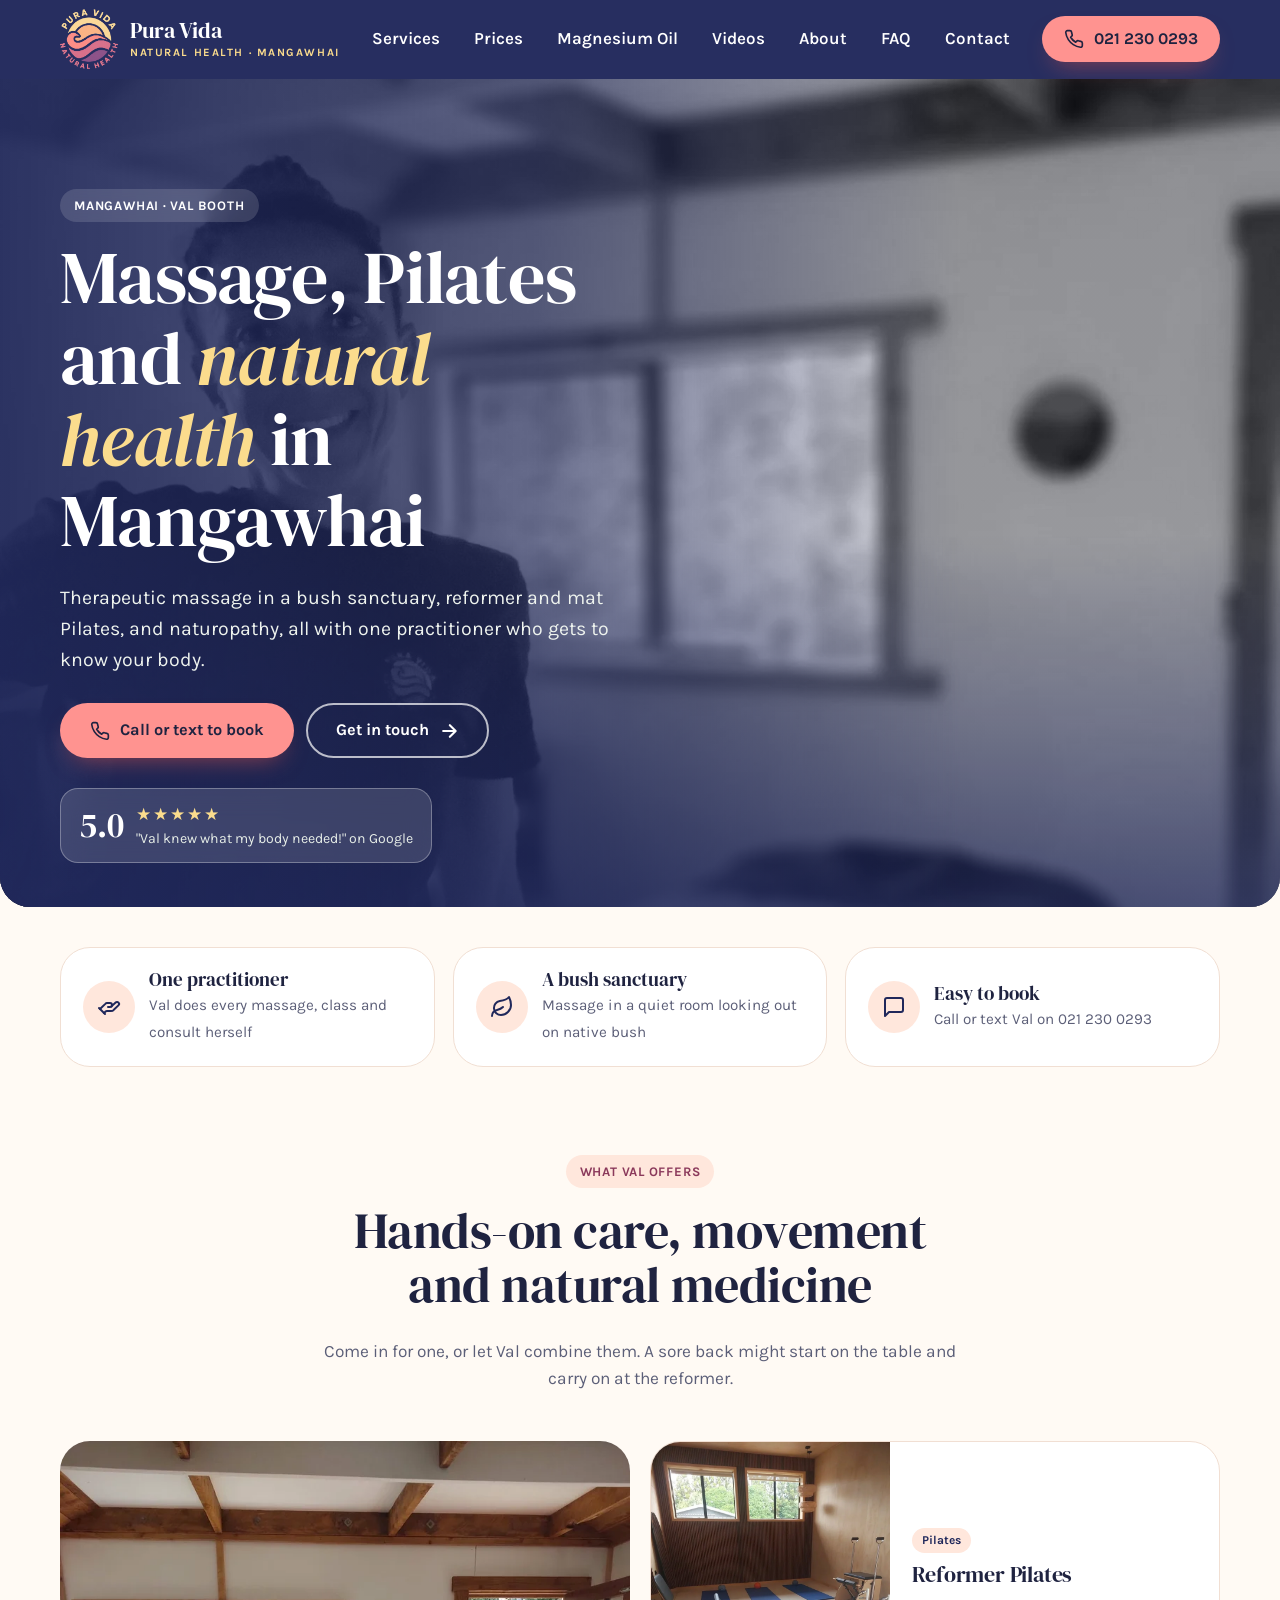
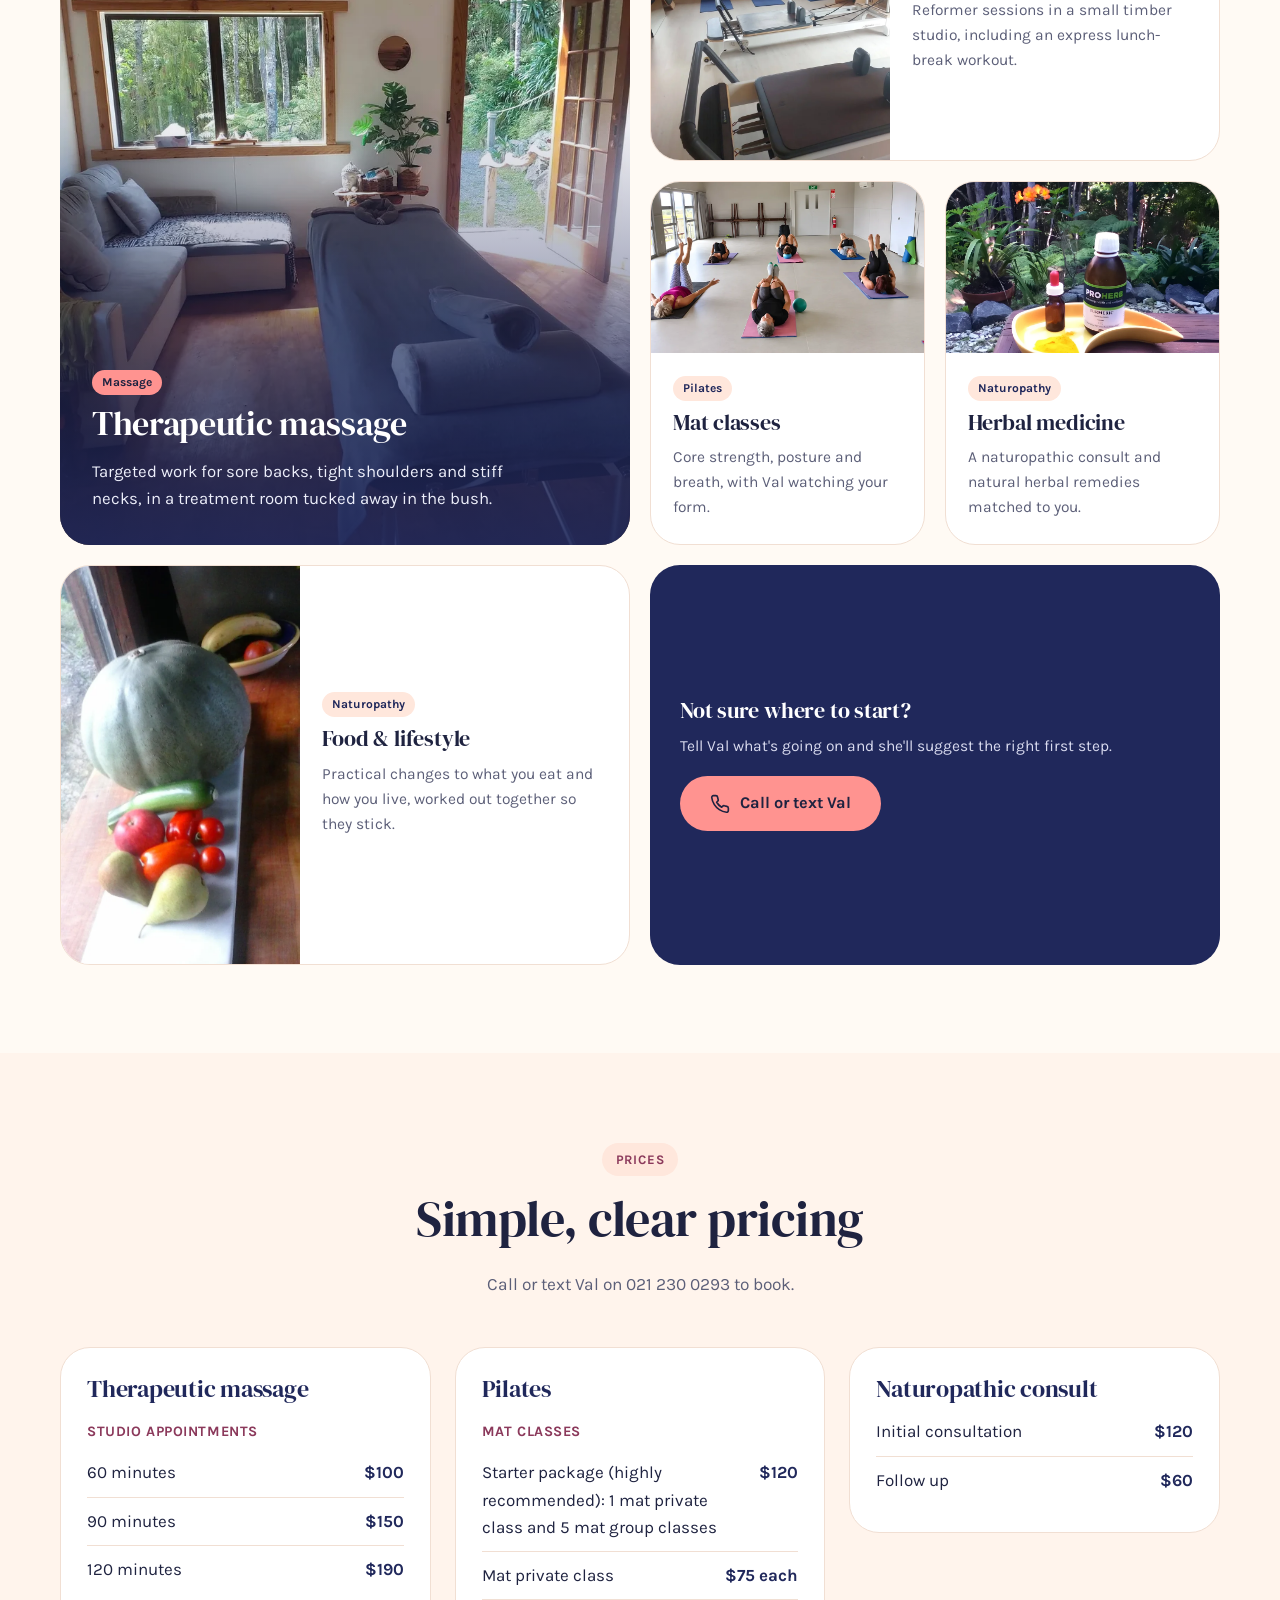
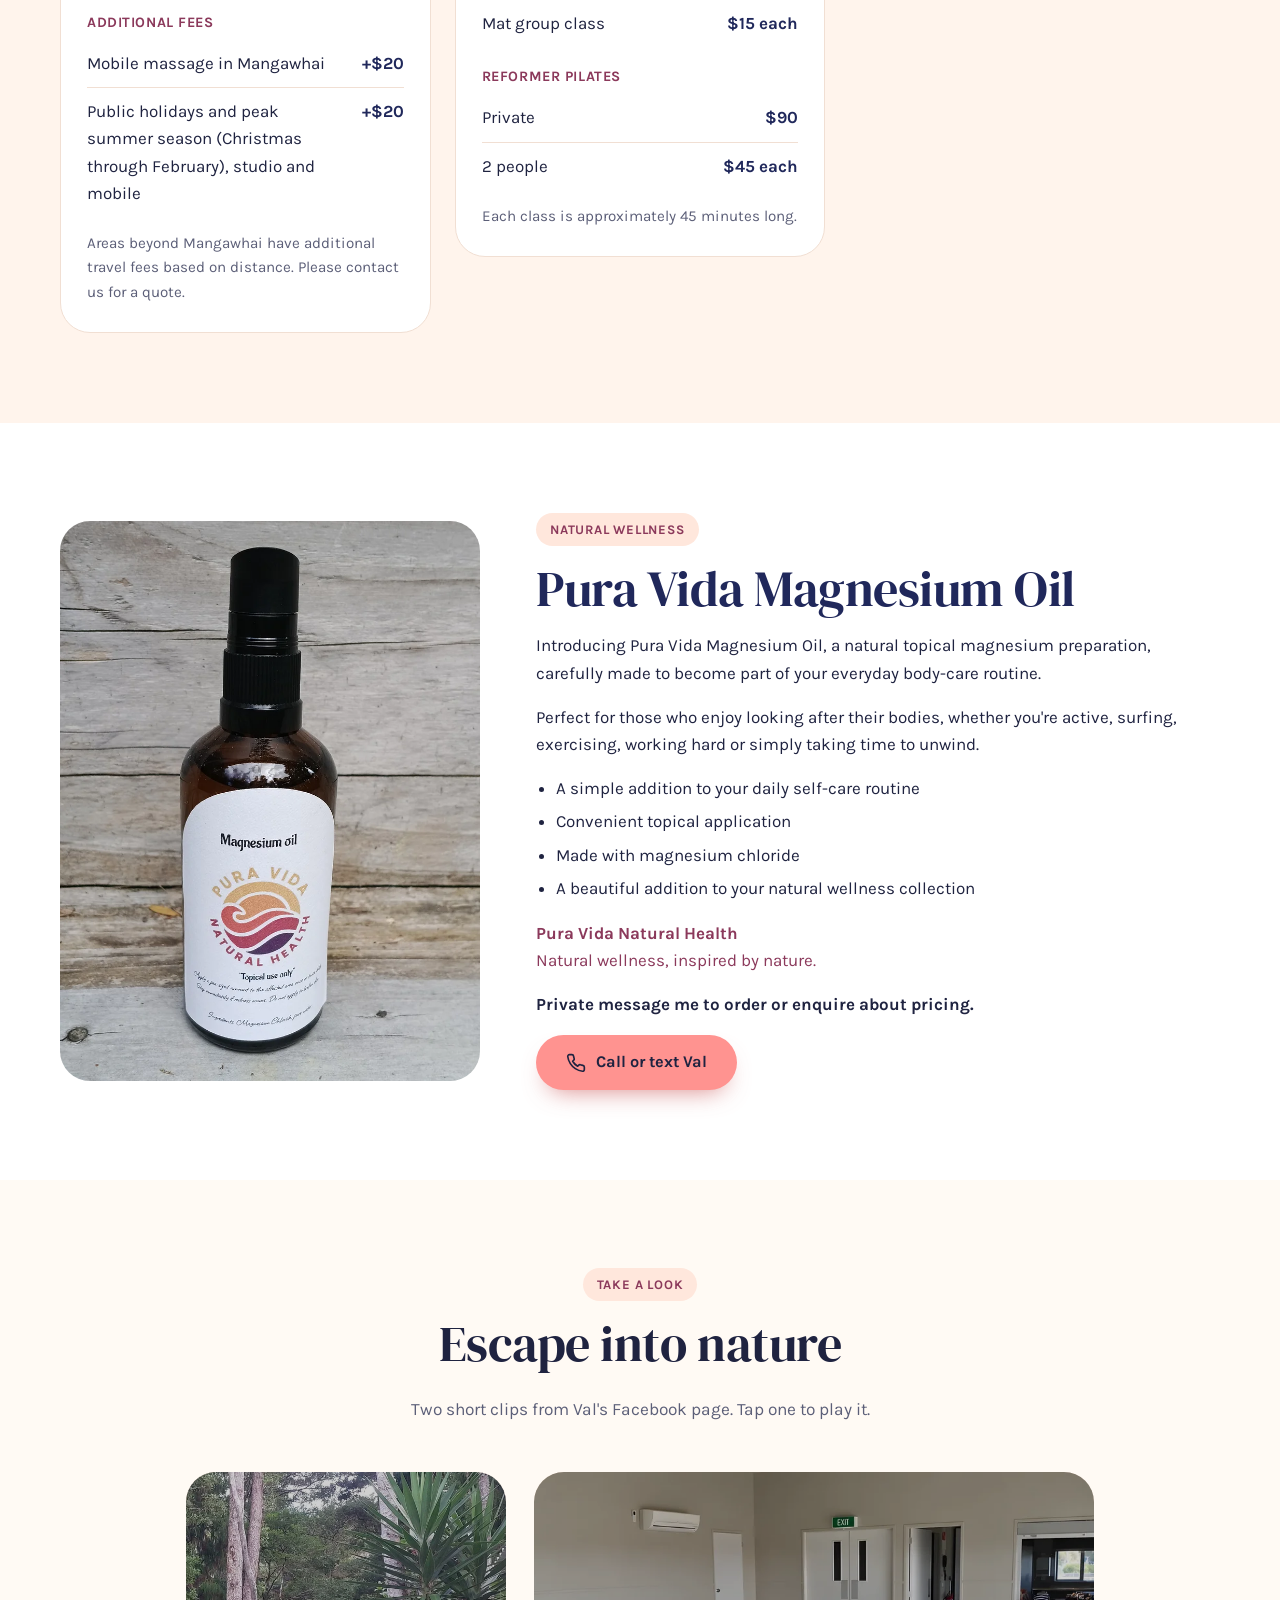
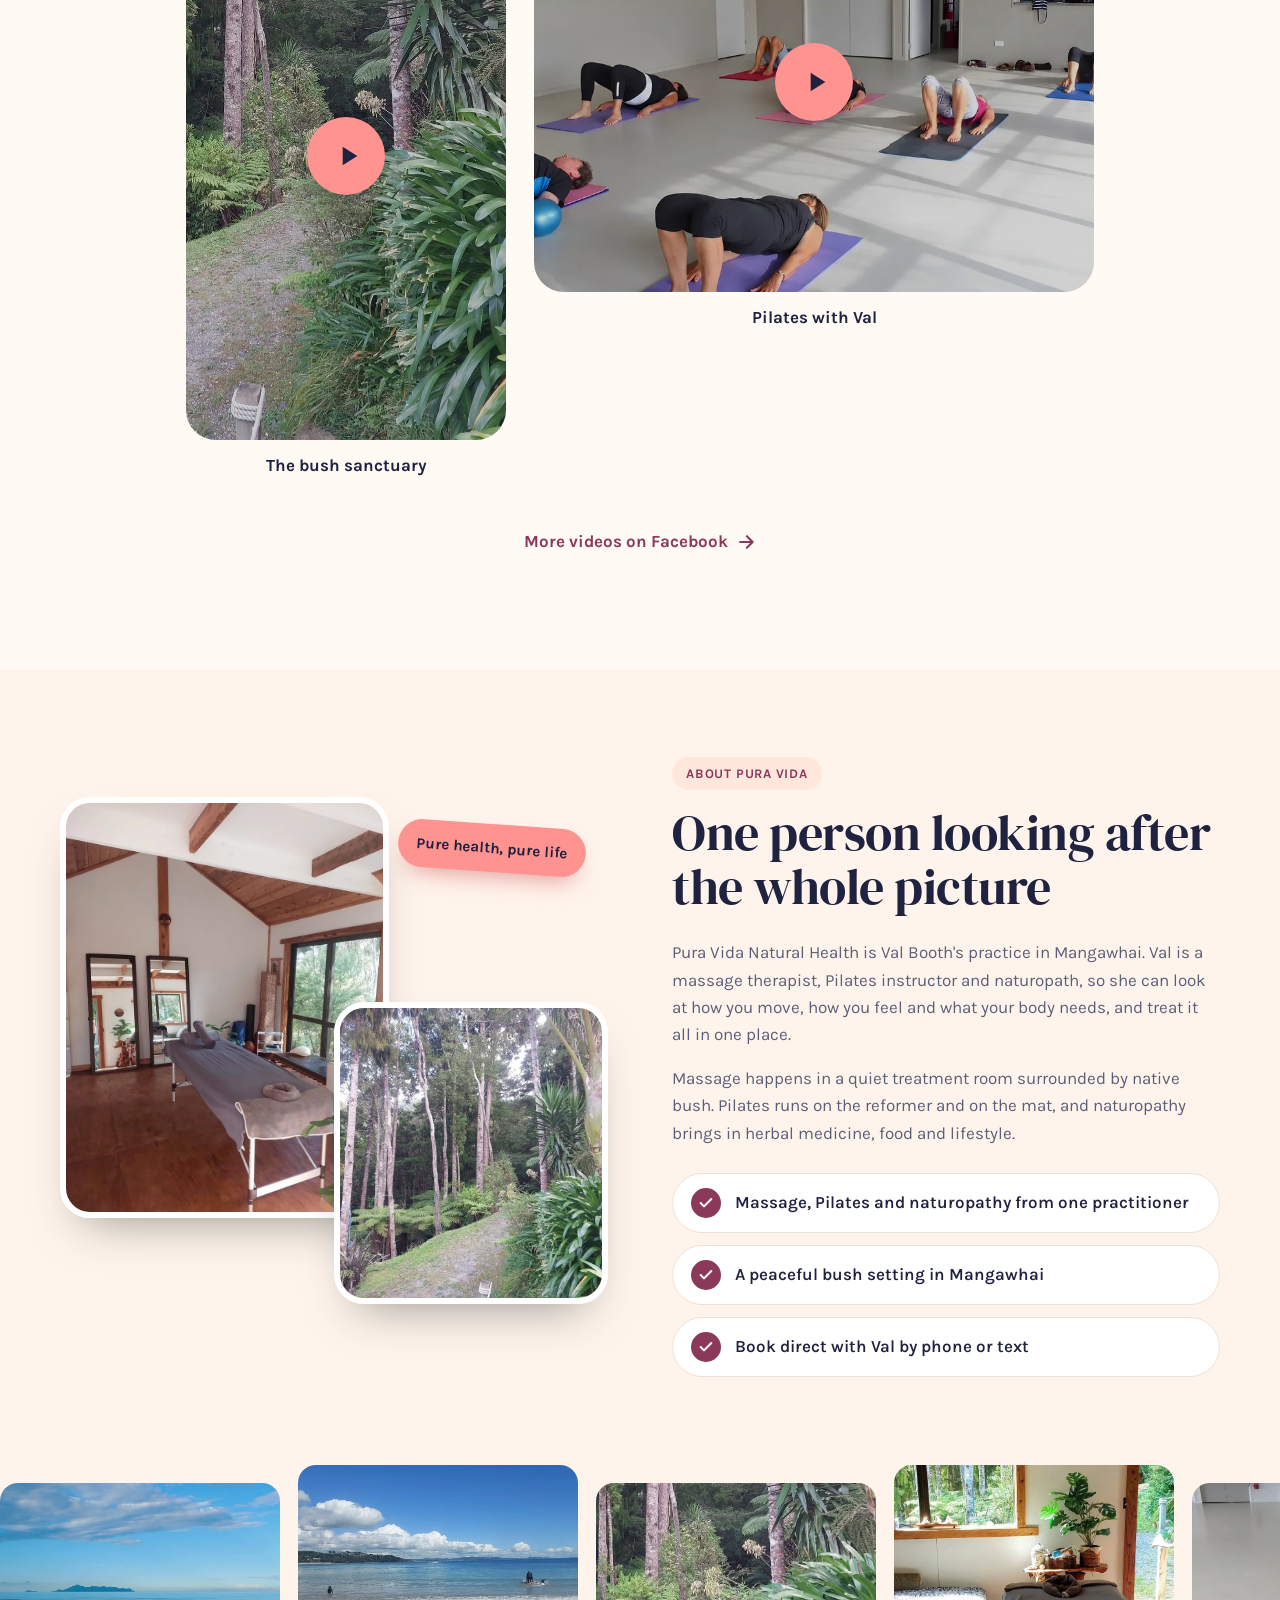
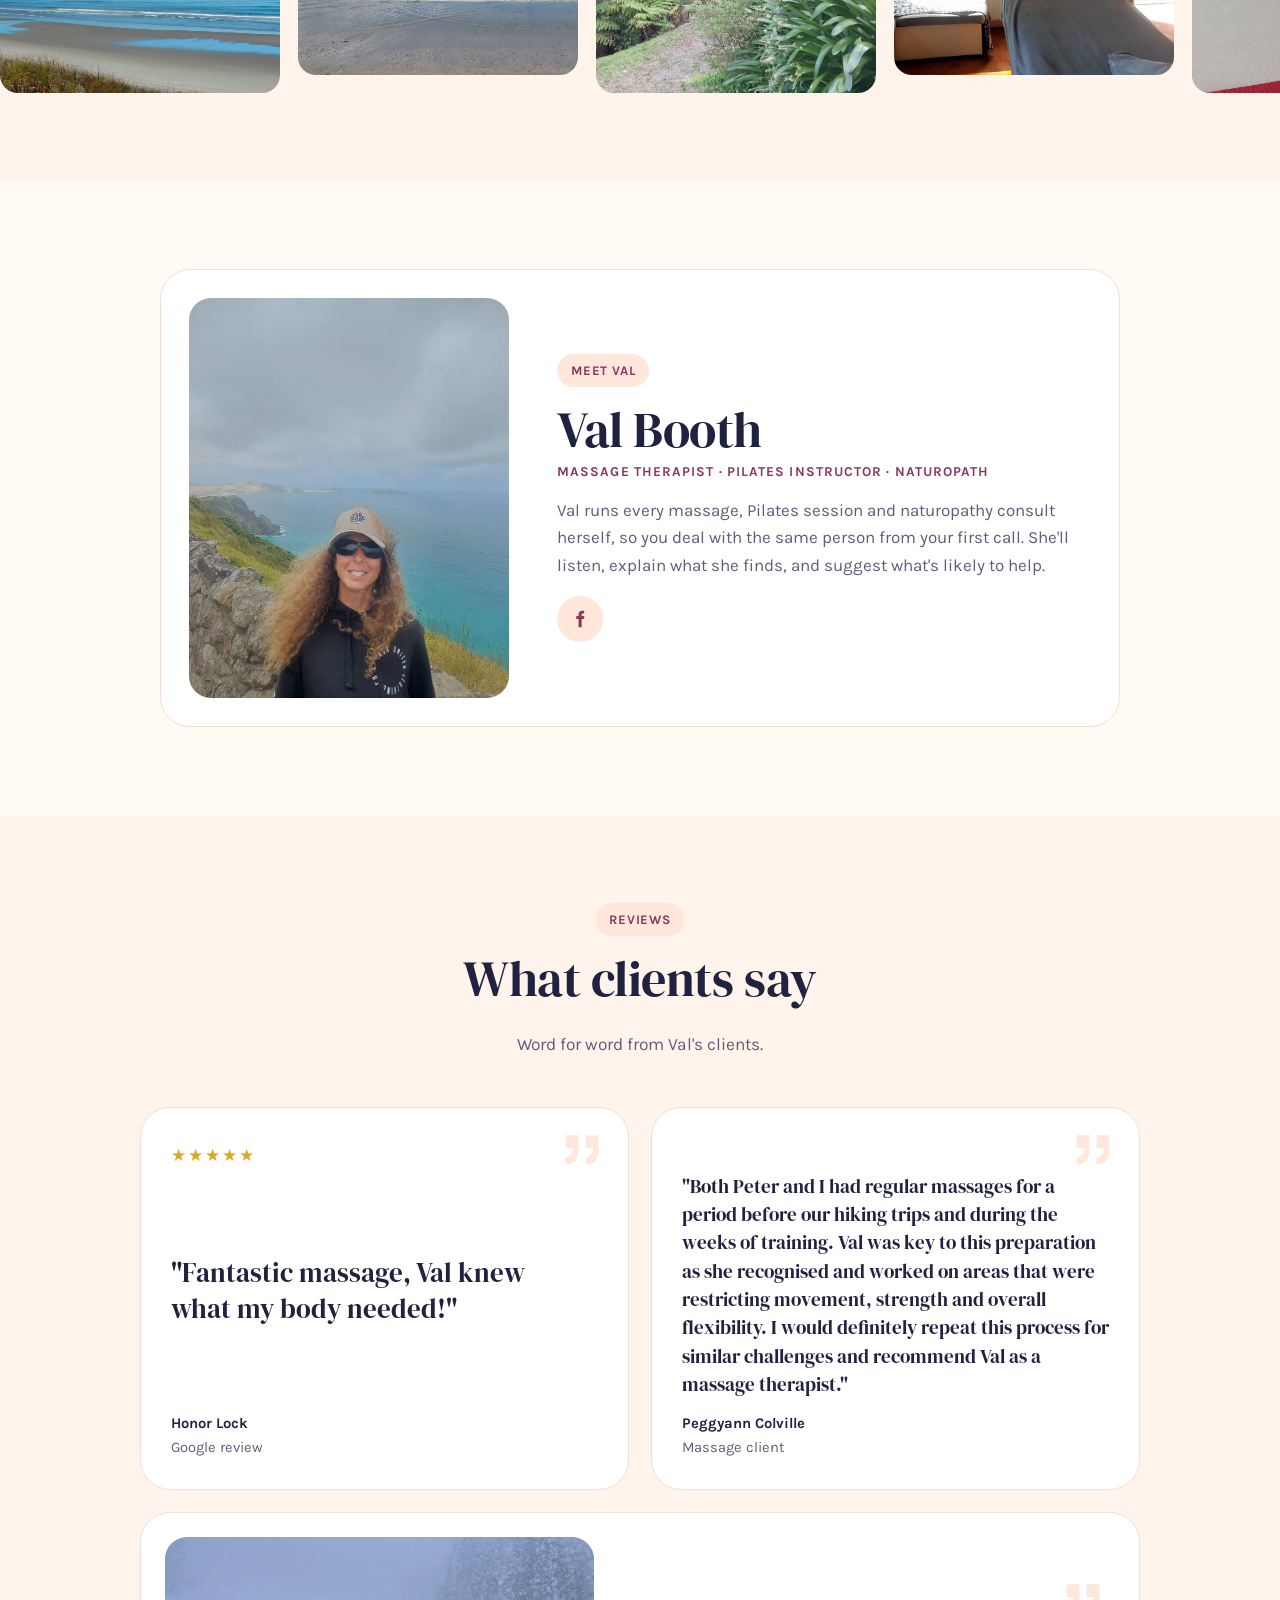
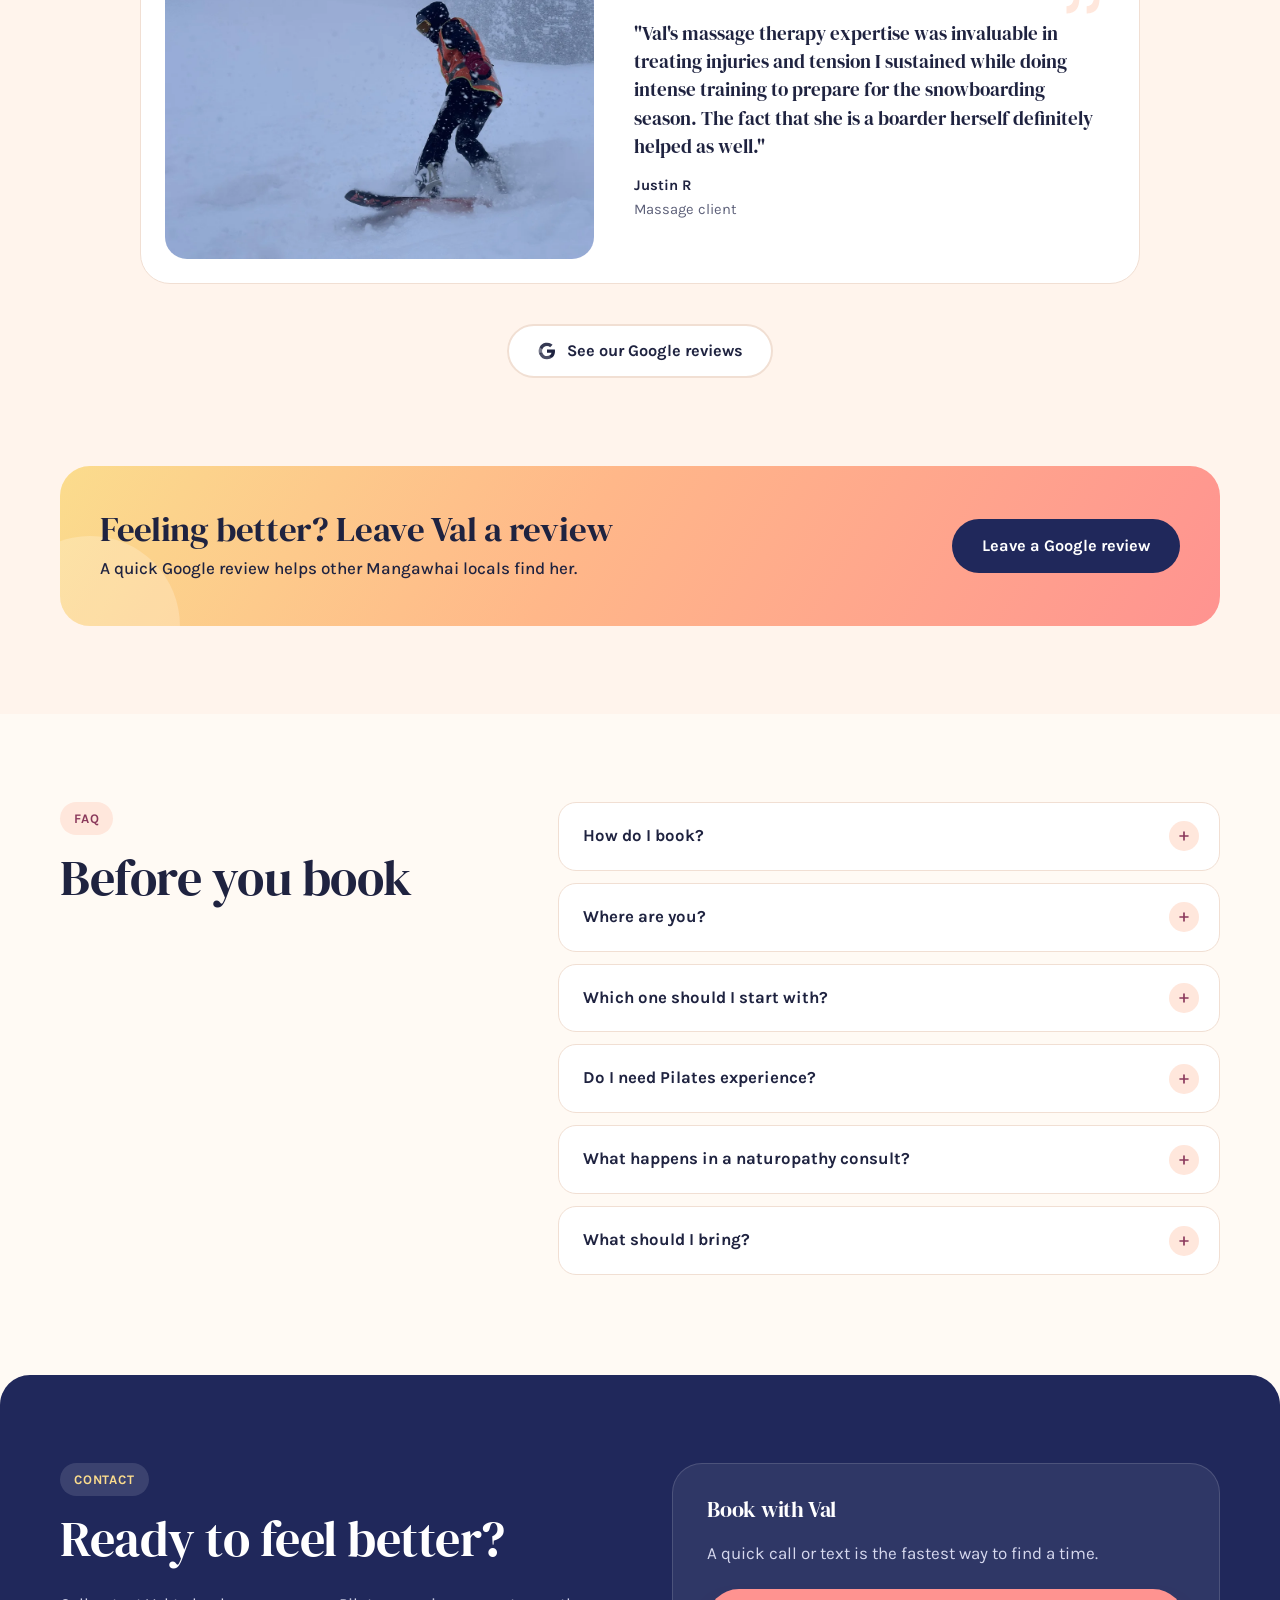
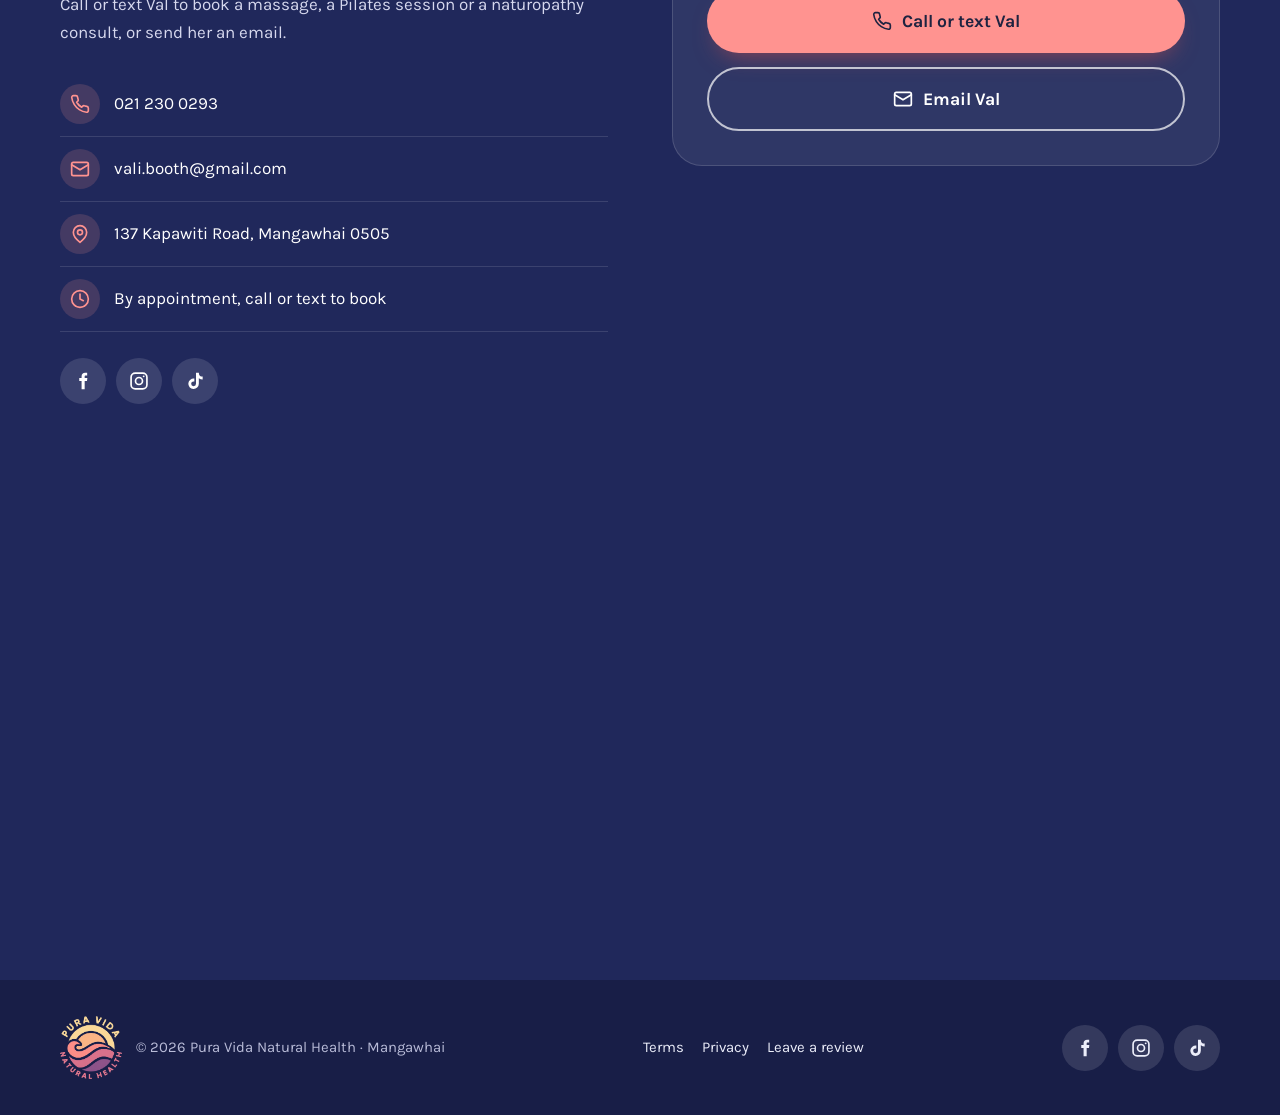
<file: index.html>
<!DOCTYPE html>
<html lang="en-NZ">
<head>
<meta charset="utf-8">
<meta name="viewport" content="width=device-width, initial-scale=1">
<meta name="robots" content="noindex">
<title>Pura Vida Natural Health | Massage, Pilates &amp; Naturopathy, Mangawhai</title>
<meta name="description" content="Therapeutic massage in a bush sanctuary, reformer and mat Pilates, and naturopathy with Val Booth in Mangawhai. Call or text 021 230 0293 to book.">
<meta property="og:title" content="Pura Vida Natural Health | Massage, Pilates &amp; Naturopathy, Mangawhai">
<meta property="og:description" content="Therapeutic massage, Pilates and naturopathy with Val Booth in Mangawhai.">
<meta property="og:image" content="https://therapeutic-massage-pilates-naturop.vercel.app/img/og-image.jpg">
<meta property="og:image:width" content="1200">
<meta property="og:image:height" content="630">
<meta property="og:type" content="website">
<link rel="icon" href="img/favicon.png" type="image/png">
<link rel="apple-touch-icon" href="img/apple-touch-icon.png">
<link rel="preconnect" href="https://fonts.googleapis.com">
<link rel="preconnect" href="https://fonts.gstatic.com" crossorigin>
<link href="https://fonts.googleapis.com/css2?family=DM+Serif+Display:ital@0;1&family=Karla:wght@400;500;600;700&display=swap" rel="stylesheet">
<link rel="preload" as="image" href="img/hero-val-1920.webp" imagesrcset="img/hero-val-1080.webp 810w, img/hero-val-1920.webp 1440w" imagesizes="100vw">
<script>document.documentElement.classList.add('js')</script>
<link rel="stylesheet" href="style.css">
</head>
<body>

<svg width="0" height="0" style="position:absolute" aria-hidden="true">
  <symbol id="i-phone" viewBox="0 0 24 24" fill="none" stroke="currentColor" stroke-width="2" stroke-linecap="round" stroke-linejoin="round"><path d="M22 16.9v3a2 2 0 0 1-2.2 2 19.8 19.8 0 0 1-8.6-3.1 19.5 19.5 0 0 1-6-6A19.8 19.8 0 0 1 2.1 4.2 2 2 0 0 1 4.1 2h3a2 2 0 0 1 2 1.7c.1 1 .4 1.9.7 2.8a2 2 0 0 1-.5 2.1L8 9.9a16 16 0 0 0 6 6l1.3-1.3a2 2 0 0 1 2.1-.4c.9.3 1.8.6 2.8.7a2 2 0 0 1 1.7 2z"/></symbol>
  <symbol id="i-mail" viewBox="0 0 24 24" fill="none" stroke="currentColor" stroke-width="2" stroke-linecap="round" stroke-linejoin="round"><rect x="2" y="4" width="20" height="16" rx="2"/><path d="m22 7-10 6L2 7"/></symbol>
  <symbol id="i-pin" viewBox="0 0 24 24" fill="none" stroke="currentColor" stroke-width="2" stroke-linecap="round" stroke-linejoin="round"><path d="M20 10c0 6-8 12-8 12s-8-6-8-12a8 8 0 0 1 16 0z"/><circle cx="12" cy="10" r="3"/></symbol>
  <symbol id="i-clock" viewBox="0 0 24 24" fill="none" stroke="currentColor" stroke-width="2" stroke-linecap="round" stroke-linejoin="round"><circle cx="12" cy="12" r="10"/><path d="M12 6v6l4 2"/></symbol>
  <symbol id="i-check" viewBox="0 0 24 24" fill="none" stroke="currentColor" stroke-width="3" stroke-linecap="round" stroke-linejoin="round"><path d="M20 6 9 17l-5-5"/></symbol>
  <symbol id="i-leaf" viewBox="0 0 24 24" fill="none" stroke="currentColor" stroke-width="2" stroke-linecap="round" stroke-linejoin="round"><path d="M11 20A7 7 0 0 1 9.8 6.1C15.5 5 17 4.5 19 2c1 2 2 4.2 2 8 0 5.5-4.8 10-10 10Z"/><path d="M2 21c0-3 1.9-5.4 5.1-6.1C9.5 14.4 12 13 13 12"/></symbol>
  <symbol id="i-hands" viewBox="0 0 24 24" fill="none" stroke="currentColor" stroke-width="2" stroke-linecap="round" stroke-linejoin="round"><path d="M11 12h2a2 2 0 1 0 0-4h-3c-.6 0-1.1.2-1.4.6L3 14"/><path d="m7 18 1.6-1.4c.3-.4.8-.6 1.4-.6h4c1.1 0 2.1-.4 2.8-1.2l4.6-4.4a2 2 0 0 0-2.75-2.91l-4.2 3.9"/><path d="m2 13 6 6"/></symbol>
  <symbol id="i-chat" viewBox="0 0 24 24" fill="none" stroke="currentColor" stroke-width="2" stroke-linecap="round" stroke-linejoin="round"><path d="M21 15a2 2 0 0 1-2 2H7l-4 4V5a2 2 0 0 1 2-2h14a2 2 0 0 1 2 2z"/></symbol>
  <symbol id="i-quote" viewBox="0 0 24 24" fill="currentColor"><path d="M3 21c3 0 7-1 7-8V5H3v7h4c0 3-1.5 5-4 5v4zm11 0c3 0 7-1 7-8V5h-7v7h4c0 3-1.5 5-4 5v4z"/></symbol>
  <symbol id="i-play" viewBox="0 0 24 24" fill="currentColor"><path d="M8 5v14l11-7z"/></symbol>
  <symbol id="i-arrow" viewBox="0 0 24 24" fill="none" stroke="currentColor" stroke-width="2.5" stroke-linecap="round" stroke-linejoin="round"><path d="M5 12h14M13 5l7 7-7 7"/></symbol>
  <symbol id="i-google" viewBox="0 0 24 24" fill="currentColor"><path d="M21.6 12.2c0-.7-.1-1.4-.2-2H12v3.8h5.4a4.6 4.6 0 0 1-2 3v2.5h3.2c1.9-1.7 3-4.3 3-7.3z"/><path d="M12 22c2.7 0 5-.9 6.6-2.4l-3.2-2.5c-.9.6-2 1-3.4 1-2.6 0-4.8-1.8-5.6-4.1H3.1v2.6A10 10 0 0 0 12 22z" opacity=".8"/><path d="M6.4 14c-.2-.6-.3-1.3-.3-2s.1-1.4.3-2V7.4H3.1a10 10 0 0 0 0 9.2z" opacity=".6"/><path d="M12 6c1.5 0 2.8.5 3.8 1.5l2.9-2.9A10 10 0 0 0 3.1 7.4L6.4 10C7.2 7.7 9.4 6 12 6z" opacity=".9"/></symbol>
  <symbol id="i-fb" viewBox="0 0 24 24" fill="currentColor"><path d="M14 8.5V6.8c0-.8.2-1.3 1.4-1.3H17V2.2c-.3 0-1.3-.1-2.5-.1-2.5 0-4.2 1.5-4.2 4.3v2.1H7.5V12h2.8v10H14V12h2.8l.4-3.5z"/></symbol>
  <symbol id="i-ig" viewBox="0 0 24 24" fill="none" stroke="currentColor" stroke-width="2"><rect x="2.5" y="2.5" width="19" height="19" rx="5"/><circle cx="12" cy="12" r="4.2"/><circle cx="17.6" cy="6.4" r="1.1" fill="currentColor" stroke="none"/></symbol>
  <symbol id="i-tt" viewBox="0 0 24 24" fill="currentColor"><path d="M16.6 2h-3.4v13.4a2.9 2.9 0 1 1-2.9-2.9c.3 0 .6 0 .9.1V9.1a6.3 6.3 0 1 0 5.4 6.3V8.6a8 8 0 0 0 4.6 1.5V6.7a4.7 4.7 0 0 1-4.6-4.7z"/></symbol>
  <symbol id="i-in" viewBox="0 0 24 24" fill="currentColor"><path d="M4.98 3.5a2.5 2.5 0 1 1 0 5 2.5 2.5 0 0 1 0-5zM3 9h4v12H3zM9 9h3.8v1.7h.1c.5-1 1.8-2 3.7-2 4 0 4.7 2.6 4.7 6V21h-4v-5.4c0-1.3 0-3-1.8-3s-2.1 1.4-2.1 2.9V21H9z"/></symbol>
</svg>

<a class="skip" href="#services">Skip to content</a>

<!-- 1. NAV -->
<header class="nav" id="nav">
  <div class="wrap">
    <a href="#top" class="logo" aria-label="Pura Vida Natural Health, back to top">
      <img src="img/logo.png" alt="" width="846" height="868">
      <span>Pura Vida<small>Natural Health · Mangawhai</small></span>
    </a>
    <ul class="nav-links" id="navLinks">
      <li><a href="#services">Services</a></li>
      <li><a href="#prices">Prices</a></li>
      <li><a href="#product">Magnesium Oil</a></li>
      <li><a href="#videos">Videos</a></li>
      <li><a href="#about">About</a></li>
      <li><a href="#faq">FAQ</a></li>
      <li><a href="#contact">Contact</a></li>
    </ul>
    <div class="nav-right">
      <a class="btn btn-primary nav-call" href="tel:+64212300293"><svg class="icon" aria-hidden="true"><use href="#i-phone"/></svg><span class="label">021 230 0293</span><span class="sr">Call 021 230 0293</span></a>
      <button class="burger" id="burger" aria-label="Open menu" aria-expanded="false" aria-controls="navLinks">
        <svg viewBox="0 0 24 24" fill="none" stroke="currentColor" stroke-width="2.4" stroke-linecap="round" aria-hidden="true"><path d="M3 6h18M3 12h18M3 18h18"/></svg>
      </button>
    </div>
  </div>
</header>

<main id="top">

<!-- 2. HERO (one permanent mother-and-baby photo, as requested on the v1 demo) -->
<section class="hero" aria-label="Introduction">
  <div class="hero-slides">
    <img class="active" src="img/hero-val-1920.webp" srcset="img/hero-val-1080.webp 810w, img/hero-val-1920.webp 1440w" sizes="100vw" alt="Val Booth smiling beside a massage table in the treatment room" width="1440" height="1920" fetchpriority="high">
  </div>
  <div class="wrap">
    <span class="eyebrow pop">Mangawhai · Val Booth</span>
    <h1 class="pop">Massage, Pilates and <em>natural health</em> in Mangawhai</h1>
    <p class="lead pop">Therapeutic massage in a bush sanctuary, reformer and mat Pilates, and naturopathy, all with one practitioner who gets to know your body.</p>
    <div class="hero-ctas pop">
      <a class="btn btn-primary" href="tel:+64212300293"><svg class="icon" aria-hidden="true"><use href="#i-phone"/></svg>Call or text to book</a>
      <a class="btn btn-outline-light" href="#contact">Get in touch <svg class="icon" aria-hidden="true"><use href="#i-arrow"/></svg></a>
    </div>
    <a class="rating pop" href="https://maps.google.com/?cid=2341264105563611470" target="_blank" rel="noopener" aria-label="Rated 5.0 on Google, opens Google reviews">
      <b>5.0</b><span><span class="stars" aria-hidden="true">★★★★★</span><small>"Val knew what my body needed!" on Google</small></span>
    </a>
  </div>
</section>

<!-- 3. TRUST STRIP -->
<section class="trust" aria-label="Why see Val">
  <div class="wrap trust-grid">
    <div class="trust-item pop"><span class="ti"><svg class="icon" aria-hidden="true"><use href="#i-hands"/></svg></span><div><strong>One practitioner</strong><span>Val does every massage, class and consult herself</span></div></div>
    <div class="trust-item pop"><span class="ti"><svg class="icon" aria-hidden="true"><use href="#i-leaf"/></svg></span><div><strong>A bush sanctuary</strong><span>Massage in a quiet room looking out on native bush</span></div></div>
    <div class="trust-item pop"><span class="ti"><svg class="icon" aria-hidden="true"><use href="#i-chat"/></svg></span><div><strong>Easy to book</strong><span>Call or text Val on 021 230 0293</span></div></div>
  </div>
</section>

<!-- 4. SERVICES (BENTO) -->
<section id="services" class="services">
  <div class="wrap">
    <div class="section-head center">
      <span class="eyebrow pop">What Val offers</span>
      <h2 class="pop">Hands-on care, movement and natural medicine</h2>
      <p class="pop">Come in for one, or let Val combine them. A sore back might start on the table and carry on at the reformer.</p>
    </div>
    <div class="bento">
      <article class="svc big pop"><div class="img"><img src="img/svc-massage-1920.webp" srcset="img/svc-massage-1080.webp 1080w, img/svc-massage-1920.webp 1920w" sizes="(max-width:640px) 100vw, 50vw" alt="Massage table in a calm room with a door open to the bush" width="1440" height="1920" loading="lazy"></div><div class="body"><span class="tag">Massage</span><h3>Therapeutic massage</h3><p>Targeted work for sore backs, tight shoulders and stiff necks, in a treatment room tucked away in the bush.</p></div></article>
      <article class="svc wide pop"><div class="img"><img src="img/svc-reformer-1920.webp" srcset="img/svc-reformer-1080.webp 1080w, img/svc-reformer-1920.webp 1920w" sizes="(max-width:640px) 100vw, 25vw" alt="Pilates reformer and mats in a timber-lined studio" width="1440" height="1920" loading="lazy"></div><div class="body"><span class="tag">Pilates</span><h3>Reformer Pilates</h3><p>Reformer sessions in a small timber studio, including an express lunch-break workout.</p></div></article>
      <article class="svc pop"><div class="img"><img src="img/svc-mat-1920.webp" srcset="img/svc-mat-1080.webp 1080w, img/svc-mat-1920.webp 1920w" sizes="(max-width:640px) 100vw, 25vw" alt="A Pilates class working on mats in a bright hall" width="1920" height="1150" loading="lazy"></div><div class="body"><span class="tag">Pilates</span><h3>Mat classes</h3><p>Core strength, posture and breath, with Val watching your form.</p></div></article>
      <article class="svc pop"><div class="img"><img src="img/svc-natur-1920.webp" srcset="img/svc-natur-1080.webp 1080w, img/svc-natur-1920.webp 1920w" sizes="(max-width:640px) 100vw, 25vw" alt="A bottle of herbal tincture and a dropper set out in the garden" width="1920" height="1440" loading="lazy"></div><div class="body"><span class="tag">Naturopathy</span><h3>Herbal medicine</h3><p>A naturopathic consult and natural herbal remedies matched to you.</p></div></article>
      <article class="svc wide pop"><div class="img"><img src="img/svc-nutrition-1920.webp" srcset="img/svc-nutrition-1080.webp 1080w, img/svc-nutrition-1920.webp 1920w" sizes="(max-width:640px) 100vw, 25vw" alt="Fresh pumpkin, tomatoes and fruit on a windowsill" width="1151" height="1920" loading="lazy"></div><div class="body"><span class="tag">Naturopathy</span><h3>Food &amp; lifestyle</h3><p>Practical changes to what you eat and how you live, worked out together so they stick.</p></div></article>
      <article class="svc accent pop"><div class="body"><h3>Not sure where to start?</h3><p>Tell Val what's going on and she'll suggest the right first step.</p><a class="btn btn-dark" href="tel:+64212300293"><svg class="icon" aria-hidden="true"><use href="#i-phone"/></svg>Call or text Val</a></div></article>
    </div>
  </div>
</section>

<!-- 4b. PRICES -->
<section id="prices" class="prices">
  <div class="wrap">
    <div class="section-head center">
      <span class="eyebrow pop">Prices</span>
      <h2 class="pop">Simple, clear pricing</h2>
      <p class="pop">Call or text Val on 021 230 0293 to book.</p>
    </div>
    <div class="price-grid">
      <article class="price-card pop"><h3>Therapeutic massage</h3><p class="pc-sub">Studio appointments</p><ul><li><span>60 minutes</span><b>$100</b></li><li><span>90 minutes</span><b>$150</b></li><li><span>120 minutes</span><b>$190</b></li></ul>
        <p class="pc-sub">Additional fees</p><ul><li><span>Mobile massage in Mangawhai</span><b>+$20</b></li><li><span>Public holidays and peak summer season (Christmas through February), studio and mobile</span><b>+$20</b></li></ul>
        <p class="pc-note">Areas beyond Mangawhai have additional travel fees based on distance. Please contact us for a quote.</p></article>
      <article class="price-card pop"><h3>Pilates</h3><p class="pc-sub">Mat classes</p><ul><li><span>Starter package (highly recommended): 1 mat private class and 5 mat group classes</span><b>$120</b></li><li><span>Mat private class</span><b>$75 each</b></li><li><span>Mat group class</span><b>$15 each</b></li></ul>
        <p class="pc-sub">Reformer Pilates</p><ul><li><span>Private</span><b>$90</b></li><li><span>2 people</span><b>$45 each</b></li></ul>
        <p class="pc-note">Each class is approximately 45 minutes long.</p></article>
      <article class="price-card pop"><h3>Naturopathic consult</h3><ul><li><span>Initial consultation</span><b>$120</b></li><li><span>Follow up</span><b>$60</b></li></ul></article>
    </div>
  </div>
</section>

<!-- PRODUCT -->
<section id="product" class="product">
  <div class="wrap product-grid">
    <img class="pop" src="img/magnesium-oil-1920.webp" srcset="img/magnesium-oil-1080.webp 1080w, img/magnesium-oil-1920.webp 1920w" sizes="(max-width:760px) 90vw, 420px" alt="Amber glass spray bottle of Pura Vida magnesium oil with a white label, on weathered wood" width="1440" height="1920" loading="lazy">
    <div>
      <span class="eyebrow pop">Natural wellness</span>
      <h2 class="pop">Pura Vida Magnesium Oil</h2>
      <p class="pop">Introducing Pura Vida Magnesium Oil, a natural topical magnesium preparation, carefully made to become part of your everyday body-care routine.</p>
      <p class="pop">Perfect for those who enjoy looking after their bodies, whether you're active, surfing, exercising, working hard or simply taking time to unwind.</p>
      <ul class="pop">
        <li>A simple addition to your daily self-care routine</li>
        <li>Convenient topical application</li>
        <li>Made with magnesium chloride</li>
        <li>A beautiful addition to your natural wellness collection</li>
      </ul>
      <p class="pop product-tag"><strong>Pura Vida Natural Health</strong><br>Natural wellness, inspired by nature.</p>
      <p class="pop"><strong>Private message me to order or enquire about pricing.</strong></p>
      <a class="btn btn-primary pop" href="tel:+64212300293"><svg class="icon" aria-hidden="true"><use href="#i-phone"/></svg>Call or text Val</a>
    </div>
  </div>
</section>

<!-- 4b. VIDEOS -->
<section id="videos" class="videos">
  <div class="wrap">
    <div class="section-head center">
      <span class="eyebrow pop">Take a look</span>
      <h2 class="pop">Escape into nature</h2>
      <p class="pop">Two short clips from Val's Facebook page. Tap one to play it.</p>
    </div>
    <div class="video-row">
      <figure class="video tall pop">
        <button class="video-cover" type="button" data-video="https://www.facebook.com/OneHealthStop/videos/1260635902860821/" data-title="Escape into nature: the bush sanctuary massage room" aria-label="Play video: escape into nature, the bush sanctuary massage room">
          <img src="img/s-03-1920.webp" srcset="img/s-03-1080.webp 1080w, img/s-03-1920.webp 1920w" sizes="(max-width:860px) 80vw, 320px" alt="" width="1278" height="1920" loading="lazy"><span class="play"><svg aria-hidden="true"><use href="#i-play"/></svg></span>
        </button>
        <figcaption>The bush sanctuary</figcaption>
      </figure>
      <figure class="video wide4 pop">
        <button class="video-cover" type="button" data-video="https://www.facebook.com/OneHealthStop/videos/1888970077790812/" data-title="A Pilates class with Val" aria-label="Play video: a Pilates class with Val">
          <img src="img/s-07-1920.webp" srcset="img/s-07-1080.webp 1080w, img/s-07-1920.webp 1920w" sizes="(max-width:860px) 92vw, 560px" alt="" width="1920" height="1150" loading="lazy"><span class="play"><svg aria-hidden="true"><use href="#i-play"/></svg></span>
        </button>
        <figcaption>Pilates with Val</figcaption>
      </figure>
    </div>
    <p class="center-cta pop"><a class="text-link" href="https://www.facebook.com/OneHealthStop/videos" target="_blank" rel="noopener">More videos on Facebook <svg class="icon" aria-hidden="true"><use href="#i-arrow"/></svg></a></p>
  </div>
</section>

<!-- 5. ABOUT -->
<section id="about" class="about">
  <div class="wrap split">
    <div class="collage pop">
      <img class="c1" src="img/ab-1-1920.webp" srcset="img/ab-1-1080.webp 1080w, img/ab-1-1920.webp 1920w" sizes="(max-width:900px) 60vw, 360px" alt="Treatment room with a massage table, mirrors and timber ceiling" width="1440" height="1920" loading="lazy">
      <img class="c2" src="img/ab-2-1920.webp" srcset="img/ab-2-1080.webp 1080w, img/ab-2-1920.webp 1920w" sizes="(max-width:900px) 50vw, 300px" alt="A path through native bush" width="1440" height="1920" loading="lazy">
      <div class="corner-tag">Pure health, pure life</div>
    </div>
    <div>
      <span class="eyebrow pop">About Pura Vida</span>
      <h2 class="pop">One person looking after the whole picture</h2>
      <p class="muted pop">Pura Vida Natural Health is Val Booth's practice in Mangawhai. Val is a massage therapist, Pilates instructor and naturopath, so she can look at how you move, how you feel and what your body needs, and treat it all in one place.</p>
      <p class="muted pop">Massage happens in a quiet treatment room surrounded by native bush. Pilates runs on the reformer and on the mat, and naturopathy brings in herbal medicine, food and lifestyle.</p>
      <ul class="checklist pop">
        <li><span class="ck"><svg aria-hidden="true"><use href="#i-check"/></svg></span>Massage, Pilates and naturopathy from one practitioner</li>
        <li><span class="ck"><svg aria-hidden="true"><use href="#i-check"/></svg></span>A peaceful bush setting in Mangawhai</li>
        <li><span class="ck"><svg aria-hidden="true"><use href="#i-check"/></svg></span>Book direct with Val by phone or text</li>
      </ul>
    </div>
  </div>
</section>

<!-- PHOTO STRIP -->
<section class="strip" aria-label="Around Pura Vida">
  <div class="strip-track" id="strip">
    <img src="img/s-01-1920.webp" srcset="img/s-01-1080.webp 1080w, img/s-01-1920.webp 1920w" sizes="280px" alt="Mangawhai beach with an island on the horizon" width="1920" height="1920" loading="lazy">
    <img src="img/s-02-1920.webp" srcset="img/s-02-1080.webp 1080w, img/s-02-1920.webp 1920w" sizes="280px" alt="A calm beach on a sunny day" width="1920" height="1440" loading="lazy">
    <img src="img/s-03-1920.webp" srcset="img/s-03-1080.webp 1080w, img/s-03-1920.webp 1920w" sizes="280px" alt="Native bush and ferns along a path" width="1278" height="1920" loading="lazy">
    <img src="img/s-04-1920.webp" srcset="img/s-04-1080.webp 1080w, img/s-04-1920.webp 1920w" sizes="280px" alt="Massage table in a room looking out to the bush" width="1439" height="1920" loading="lazy">
    <img src="img/s-05-1920.webp" srcset="img/s-05-1080.webp 1080w, img/s-05-1920.webp 1920w" sizes="280px" alt="A foam roller on a studio floor" width="1920" height="1440" loading="lazy">
    <img src="img/s-06-1920.webp" srcset="img/s-06-1080.webp 1080w, img/s-06-1920.webp 1920w" sizes="280px" alt="A Pilates mat with a foam roller and weights" width="1440" height="1920" loading="lazy">
    <img src="img/s-07-1920.webp" srcset="img/s-07-1080.webp 1080w, img/s-07-1920.webp 1920w" sizes="280px" alt="A Pilates class doing bridges on mats" width="1920" height="1150" loading="lazy">
    <img src="img/s-01-1920.webp" srcset="img/s-01-1080.webp 1080w, img/s-01-1920.webp 1920w" sizes="280px" alt="" aria-hidden="true" width="1920" height="1920" loading="lazy">
    <img src="img/s-02-1920.webp" srcset="img/s-02-1080.webp 1080w, img/s-02-1920.webp 1920w" sizes="280px" alt="" aria-hidden="true" width="1920" height="1440" loading="lazy">
    <img src="img/s-03-1920.webp" srcset="img/s-03-1080.webp 1080w, img/s-03-1920.webp 1920w" sizes="280px" alt="" aria-hidden="true" width="1278" height="1920" loading="lazy">
    <img src="img/s-04-1920.webp" srcset="img/s-04-1080.webp 1080w, img/s-04-1920.webp 1920w" sizes="280px" alt="" aria-hidden="true" width="1439" height="1920" loading="lazy">
    <img src="img/s-05-1920.webp" srcset="img/s-05-1080.webp 1080w, img/s-05-1920.webp 1920w" sizes="280px" alt="" aria-hidden="true" width="1920" height="1440" loading="lazy">
    <img src="img/s-06-1920.webp" srcset="img/s-06-1080.webp 1080w, img/s-06-1920.webp 1920w" sizes="280px" alt="" aria-hidden="true" width="1440" height="1920" loading="lazy">
    <img src="img/s-07-1920.webp" srcset="img/s-07-1080.webp 1080w, img/s-07-1920.webp 1920w" sizes="280px" alt="" aria-hidden="true" width="1920" height="1150" loading="lazy">
  </div>
</section>

<!-- 6. TEAM -->
<section id="team" class="team">
  <div class="wrap">
    <div class="meet pop">
      <img src="img/val-1920.webp" srcset="img/val-1080.webp 1080w, img/val-1920.webp 1920w" sizes="(max-width:760px) 70vw, 320px" alt="Val Booth on a clifftop overlooking the sea" width="1440" height="1920" loading="lazy" data-img-role="small">
      <div>
        <span class="eyebrow">Meet Val</span>
        <h2>Val Booth</h2>
        <p class="role">Massage therapist · Pilates instructor · Naturopath</p>
        <p class="muted">Val runs every massage, Pilates session and naturopathy consult herself, so you deal with the same person from your first call. She'll listen, explain what she finds, and suggest what's likely to help.</p>
        <div class="socials light">
          <a href="https://www.facebook.com/OneHealthStop/" target="_blank" rel="noopener" aria-label="Pura Vida on Facebook"><svg aria-hidden="true"><use href="#i-fb"/></svg></a>
        </div>
      </div>
    </div>
  </div>
</section>

<!-- 7. REVIEWS -->
<section id="reviews" class="reviews">
  <div class="wrap">
    <div class="section-head center">
      <span class="eyebrow pop">Reviews</span>
      <h2 class="pop">What clients say</h2>
      <p class="pop">Word for word from Val's clients.</p>
    </div>
    <div class="reviews-grid pair">
      <article class="review pair-card pop"><svg class="quote" aria-hidden="true"><use href="#i-quote"/></svg><div class="stars" aria-label="5 out of 5 stars">★★★★★</div><p>"Fantastic massage, Val knew what my body needed!"</p><footer><span><strong>Honor Lock</strong>Google review</span></footer></article>
      <article class="review pair-card long pop"><svg class="quote" aria-hidden="true"><use href="#i-quote"/></svg><p>"Both Peter and I had regular massages for a period before our hiking trips and during the weeks of training. Val was key to this preparation as she recognised and worked on areas that were restricting movement, strength and overall flexibility. I would definitely repeat this process for similar challenges and recommend Val as a massage therapist."</p><footer><span><strong>Peggyann Colville</strong>Massage client</span></footer></article>
      <article class="review photo-card pop"><img src="img/review-justin-1920.webp" srcset="img/review-justin-1080.webp 1080w, img/review-justin-1920.webp 1920w" sizes="(max-width:760px) 90vw, 460px" alt="A snowboarder in an orange vest riding through fresh powder in falling snow" width="1920" height="1440" loading="lazy"><div class="photo-card-body"><svg class="quote" aria-hidden="true"><use href="#i-quote"/></svg><p>"Val's massage therapy expertise was invaluable in treating injuries and tension I sustained while doing intense training to prepare for the snowboarding season. The fact that she is a boarder herself definitely helped as well."</p><footer><span><strong>Justin R</strong>Massage client</span></footer></div></article>
    </div>
    <div class="center-cta pop"><a class="btn btn-soft" href="https://maps.google.com/?cid=2341264105563611470" target="_blank" rel="noopener"><svg class="icon" aria-hidden="true"><use href="#i-google"/></svg>See our Google reviews</a></div>
  </div>
</section>

<!-- 8. LEAVE A REVIEW -->
<section class="leave" aria-label="Leave a review">
  <div class="wrap">
    <div class="leave-box pop">
      <div><h2>Feeling better? Leave Val a review</h2><p>A quick Google review helps other Mangawhai locals find her.</p></div>
      <a class="btn btn-dark" href="https://search.google.com/local/writereview?placeid=ChIJvyHT5iSVDG0RTuF9qUzXfSA" target="_blank" rel="noopener">Leave a Google review</a>
    </div>
  </div>
</section>

<!-- 9. FAQ -->
<section id="faq" class="faq">
  <div class="wrap faq-wrap">
    <div><span class="eyebrow pop">FAQ</span><h2 class="pop">Before you book</h2><p class="muted pop">Anything else, call or text Val on <a href="tel:+64212300293">021 230 0293</a>.</p></div>
    <div class="faq-list pop">
      <details><summary>How do I book?</summary><p>Call or text Val on 021 230 0293, or send an email. Let her know what you'd like to book and anything that's bothering you, and she'll find a time.</p></details>
      <details><summary>Where are you?</summary><p>Pura Vida is at 137 Kapawiti Road, Mangawhai, where massage happens in a treatment room surrounded by bush. Ask Val where your Pilates session or class is held when you book.</p></details>
      <details><summary>Which one should I start with?</summary><p>If you're not sure whether you need a massage, Pilates or a naturopathy consult, tell Val what's going on. She'll suggest a starting point, and you can mix them as you go.</p></details>
      <details><summary>Do I need Pilates experience?</summary><p>No. Val keeps an eye on your form and can adjust the work to suit your body. Mention any injuries or conditions when you book.</p></details>
      <details><summary>What happens in a naturopathy consult?</summary><p>Val talks through your health, energy, diet and lifestyle, then suggests natural remedies and practical changes. Ask her about the details and costs when you book.</p></details>
      <details><summary>What should I bring?</summary><p>For Pilates, wear comfortable clothes you can move in. For massage, just yourself. For a naturopathy consult, bring a list of any medicines or supplements you take.</p></details>
    </div>
  </div>
</section>

<!-- 10. CONTACT -->
<section id="contact" class="contact">
  <div class="wrap split">
    <div>
      <span class="eyebrow pop">Contact</span>
      <h2 class="pop">Ready to feel better?</h2>
      <p class="muted pop">Call or text Val to book a massage, a Pilates session or a naturopathy consult, or send her an email.</p>
      <ul class="contact-rows pop">
        <li><span class="ic"><svg aria-hidden="true"><use href="#i-phone"/></svg></span><a href="tel:+64212300293">021 230 0293</a></li>
        <li><span class="ic"><svg aria-hidden="true"><use href="#i-mail"/></svg></span><span id="emailText">vali.booth [at] gmail.com</span></li>
        <li><span class="ic"><svg aria-hidden="true"><use href="#i-pin"/></svg></span><span>137 Kapawiti Road, Mangawhai 0505</span></li>
        <li><span class="ic"><svg aria-hidden="true"><use href="#i-clock"/></svg></span><span>By appointment, call or text to book</span></li>
      </ul>
      <div class="socials pop">
        <a href="https://www.facebook.com/OneHealthStop/" target="_blank" rel="noopener" aria-label="Pura Vida on Facebook"><svg aria-hidden="true"><use href="#i-fb"/></svg></a>
        <a href="https://www.instagram.com/explore/search/keyword/?q=Pura%20Vida%20Natural%20Health%20Mangawhai" target="_blank" rel="noopener" aria-label="Search Instagram for Pura Vida Natural Health"><svg aria-hidden="true"><use href="#i-ig"/></svg></a>
        <a href="https://www.tiktok.com/search?q=Pura%20Vida%20Natural%20Health%20Mangawhai" target="_blank" rel="noopener" aria-label="Search TikTok for Pura Vida Natural Health"><svg aria-hidden="true"><use href="#i-tt"/></svg></a>
      </div>
    </div>
    <div class="contact-card pop">
      <h3>Book with Val</h3>
      <p>A quick call or text is the fastest way to find a time.</p>
      <a class="btn btn-primary" href="tel:+64212300293"><svg class="icon" aria-hidden="true"><use href="#i-phone"/></svg>Call or text Val</a>
      <a class="btn btn-outline-light" href="#" data-gmail data-user="vali.booth" data-domain="gmail.com" data-su="Booking%20enquiry%20for%20Pura%20Vida" data-body="Hi%20Val%2C%0A%0AI'd%20like%20to%20book%3A%20(massage%20%2F%20Pilates%20%2F%20naturopathy)%0A%0AWhat's%20going%20on%3A%0A%0AThanks"><svg class="icon" aria-hidden="true"><use href="#i-mail"/></svg>Email Val</a>
    </div>
  </div>
</section>

<!-- 11. MAP -->
<section class="map" aria-label="Map">
  <div class="wrap">
    <iframe title="Map to Pura Vida Natural Health, 137 Kapawiti Road, Mangawhai" src="https://www.google.com/maps?q=Pura+Vida+Natural+Health,+137+Kapawiti+Road,+Mangawhai+0505&amp;output=embed" loading="lazy" referrerpolicy="no-referrer-when-downgrade"></iframe>
  </div>
</section>

</main>

<!-- 12. FOOTER -->
<footer class="footer">
  <div class="wrap">
    <div class="foot-brand"><img src="img/logo.png" alt="Pura Vida Natural Health logo" width="846" height="868" loading="lazy"><span>© <span id="year">2026</span> Pura Vida Natural Health · Mangawhai</span></div>
    <div class="footer-links">
      <a href="terms.html">Terms</a>
      <a href="privacy.html">Privacy</a>
      <a href="https://search.google.com/local/writereview?placeid=ChIJvyHT5iSVDG0RTuF9qUzXfSA" target="_blank" rel="noopener">Leave a review</a>
    </div>
    <div class="socials">
      <a href="https://www.facebook.com/OneHealthStop/" target="_blank" rel="noopener" aria-label="Pura Vida on Facebook"><svg aria-hidden="true"><use href="#i-fb"/></svg></a>
      <a href="https://www.instagram.com/explore/search/keyword/?q=Pura%20Vida%20Natural%20Health%20Mangawhai" target="_blank" rel="noopener" aria-label="Search Instagram for Pura Vida Natural Health"><svg aria-hidden="true"><use href="#i-ig"/></svg></a>
      <a href="https://www.tiktok.com/search?q=Pura%20Vida%20Natural%20Health%20Mangawhai" target="_blank" rel="noopener" aria-label="Search TikTok for Pura Vida Natural Health"><svg aria-hidden="true"><use href="#i-tt"/></svg></a>
    </div>
  </div>
</footer>

<script src="script.js"></script>
</body>
</html>
</file>
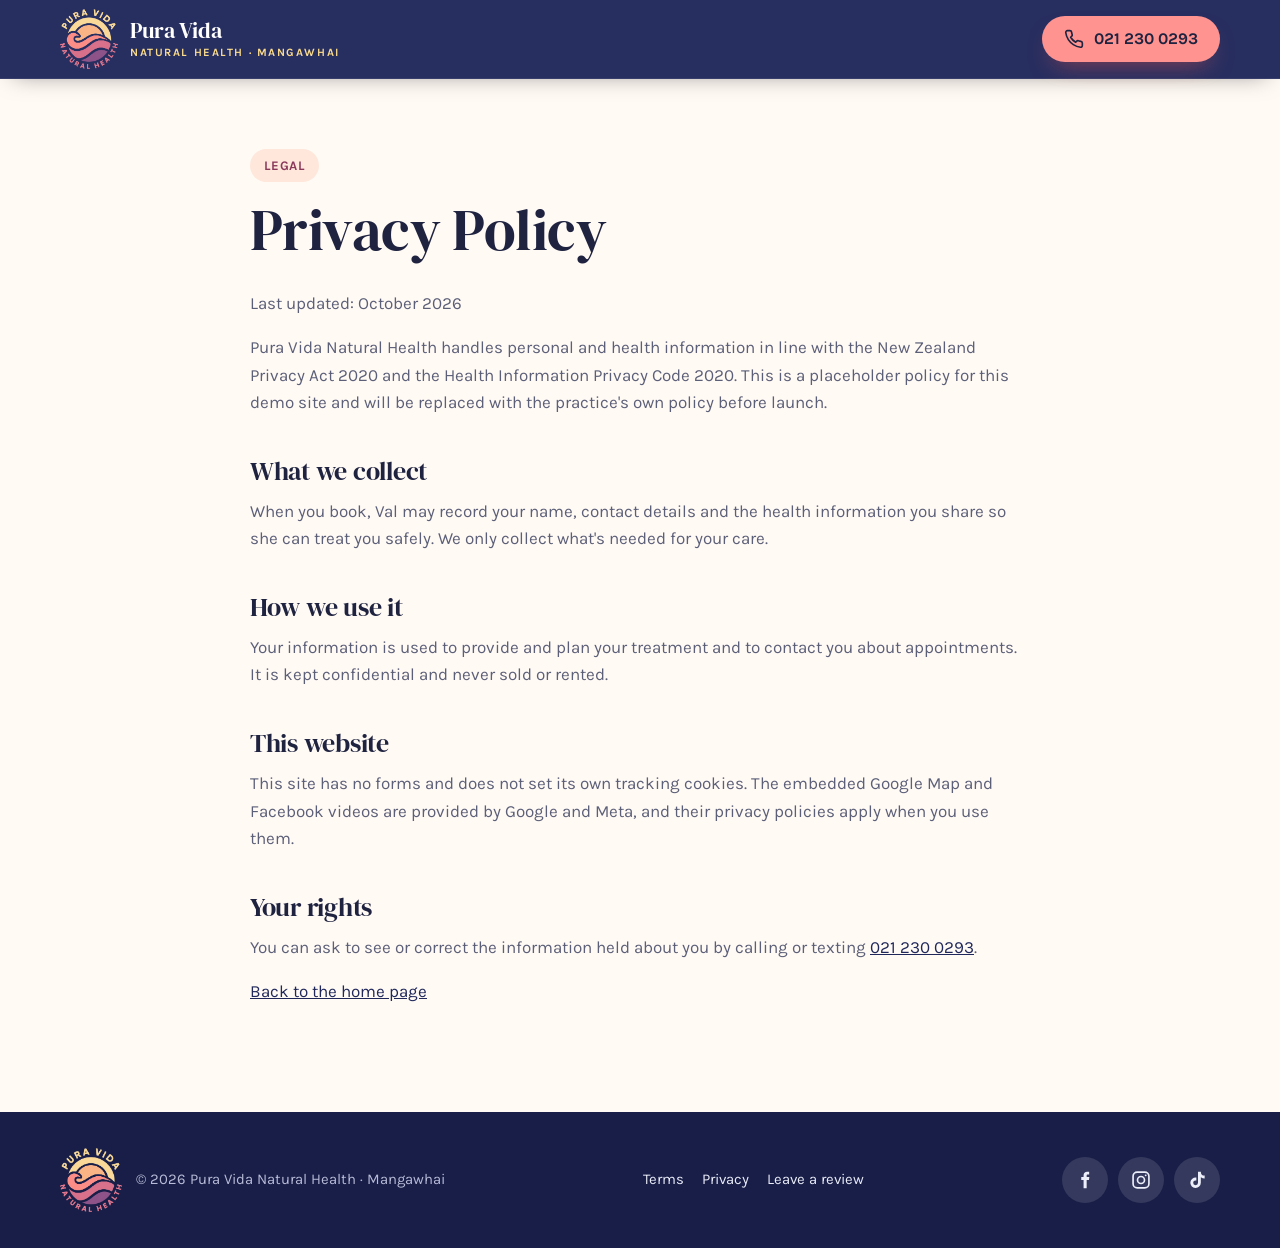
<file: privacy.html>
<!DOCTYPE html>
<html lang="en-NZ">
<head>
<meta charset="utf-8">
<meta name="viewport" content="width=device-width, initial-scale=1">
<meta name="robots" content="noindex">
<title>Privacy Policy | Pura Vida Natural Health</title>
<meta name="description" content="Privacy Policy for Pura Vida Natural Health, Mangawhai.">
<link rel="icon" href="img/favicon.png" type="image/png">
<link rel="apple-touch-icon" href="img/apple-touch-icon.png">
<link rel="preconnect" href="https://fonts.googleapis.com">
<link rel="preconnect" href="https://fonts.gstatic.com" crossorigin>
<link href="https://fonts.googleapis.com/css2?family=DM+Serif+Display:ital@0;1&family=Karla:wght@400;500;600;700&display=swap" rel="stylesheet">
<link rel="stylesheet" href="style.css">
</head>
<body>
<svg width="0" height="0" style="position:absolute" aria-hidden="true">
  <symbol id="i-phone" viewBox="0 0 24 24" fill="none" stroke="currentColor" stroke-width="2" stroke-linecap="round" stroke-linejoin="round"><path d="M22 16.9v3a2 2 0 0 1-2.2 2 19.8 19.8 0 0 1-8.6-3.1 19.5 19.5 0 0 1-6-6A19.8 19.8 0 0 1 2.1 4.2 2 2 0 0 1 4.1 2h3a2 2 0 0 1 2 1.7c.1 1 .4 1.9.7 2.8a2 2 0 0 1-.5 2.1L8 9.9a16 16 0 0 0 6 6l1.3-1.3a2 2 0 0 1 2.1-.4c.9.3 1.8.6 2.8.7a2 2 0 0 1 1.7 2z"/></symbol>
  <symbol id="i-mail" viewBox="0 0 24 24" fill="none" stroke="currentColor" stroke-width="2" stroke-linecap="round" stroke-linejoin="round"><rect x="2" y="4" width="20" height="16" rx="2"/><path d="m22 7-10 6L2 7"/></symbol>
  <symbol id="i-pin" viewBox="0 0 24 24" fill="none" stroke="currentColor" stroke-width="2" stroke-linecap="round" stroke-linejoin="round"><path d="M20 10c0 6-8 12-8 12s-8-6-8-12a8 8 0 0 1 16 0z"/><circle cx="12" cy="10" r="3"/></symbol>
  <symbol id="i-clock" viewBox="0 0 24 24" fill="none" stroke="currentColor" stroke-width="2" stroke-linecap="round" stroke-linejoin="round"><circle cx="12" cy="12" r="10"/><path d="M12 6v6l4 2"/></symbol>
  <symbol id="i-check" viewBox="0 0 24 24" fill="none" stroke="currentColor" stroke-width="3" stroke-linecap="round" stroke-linejoin="round"><path d="M20 6 9 17l-5-5"/></symbol>
  <symbol id="i-leaf" viewBox="0 0 24 24" fill="none" stroke="currentColor" stroke-width="2" stroke-linecap="round" stroke-linejoin="round"><path d="M11 20A7 7 0 0 1 9.8 6.1C15.5 5 17 4.5 19 2c1 2 2 4.2 2 8 0 5.5-4.8 10-10 10Z"/><path d="M2 21c0-3 1.9-5.4 5.1-6.1C9.5 14.4 12 13 13 12"/></symbol>
  <symbol id="i-hands" viewBox="0 0 24 24" fill="none" stroke="currentColor" stroke-width="2" stroke-linecap="round" stroke-linejoin="round"><path d="M11 12h2a2 2 0 1 0 0-4h-3c-.6 0-1.1.2-1.4.6L3 14"/><path d="m7 18 1.6-1.4c.3-.4.8-.6 1.4-.6h4c1.1 0 2.1-.4 2.8-1.2l4.6-4.4a2 2 0 0 0-2.75-2.91l-4.2 3.9"/><path d="m2 13 6 6"/></symbol>
  <symbol id="i-chat" viewBox="0 0 24 24" fill="none" stroke="currentColor" stroke-width="2" stroke-linecap="round" stroke-linejoin="round"><path d="M21 15a2 2 0 0 1-2 2H7l-4 4V5a2 2 0 0 1 2-2h14a2 2 0 0 1 2 2z"/></symbol>
  <symbol id="i-quote" viewBox="0 0 24 24" fill="currentColor"><path d="M3 21c3 0 7-1 7-8V5H3v7h4c0 3-1.5 5-4 5v4zm11 0c3 0 7-1 7-8V5h-7v7h4c0 3-1.5 5-4 5v4z"/></symbol>
  <symbol id="i-play" viewBox="0 0 24 24" fill="currentColor"><path d="M8 5v14l11-7z"/></symbol>
  <symbol id="i-arrow" viewBox="0 0 24 24" fill="none" stroke="currentColor" stroke-width="2.5" stroke-linecap="round" stroke-linejoin="round"><path d="M5 12h14M13 5l7 7-7 7"/></symbol>
  <symbol id="i-google" viewBox="0 0 24 24" fill="currentColor"><path d="M21.6 12.2c0-.7-.1-1.4-.2-2H12v3.8h5.4a4.6 4.6 0 0 1-2 3v2.5h3.2c1.9-1.7 3-4.3 3-7.3z"/><path d="M12 22c2.7 0 5-.9 6.6-2.4l-3.2-2.5c-.9.6-2 1-3.4 1-2.6 0-4.8-1.8-5.6-4.1H3.1v2.6A10 10 0 0 0 12 22z" opacity=".8"/><path d="M6.4 14c-.2-.6-.3-1.3-.3-2s.1-1.4.3-2V7.4H3.1a10 10 0 0 0 0 9.2z" opacity=".6"/><path d="M12 6c1.5 0 2.8.5 3.8 1.5l2.9-2.9A10 10 0 0 0 3.1 7.4L6.4 10C7.2 7.7 9.4 6 12 6z" opacity=".9"/></symbol>
  <symbol id="i-fb" viewBox="0 0 24 24" fill="currentColor"><path d="M14 8.5V6.8c0-.8.2-1.3 1.4-1.3H17V2.2c-.3 0-1.3-.1-2.5-.1-2.5 0-4.2 1.5-4.2 4.3v2.1H7.5V12h2.8v10H14V12h2.8l.4-3.5z"/></symbol>
  <symbol id="i-ig" viewBox="0 0 24 24" fill="none" stroke="currentColor" stroke-width="2"><rect x="2.5" y="2.5" width="19" height="19" rx="5"/><circle cx="12" cy="12" r="4.2"/><circle cx="17.6" cy="6.4" r="1.1" fill="currentColor" stroke="none"/></symbol>
  <symbol id="i-tt" viewBox="0 0 24 24" fill="currentColor"><path d="M16.6 2h-3.4v13.4a2.9 2.9 0 1 1-2.9-2.9c.3 0 .6 0 .9.1V9.1a6.3 6.3 0 1 0 5.4 6.3V8.6a8 8 0 0 0 4.6 1.5V6.7a4.7 4.7 0 0 1-4.6-4.7z"/></symbol>
  <symbol id="i-in" viewBox="0 0 24 24" fill="currentColor"><path d="M4.98 3.5a2.5 2.5 0 1 1 0 5 2.5 2.5 0 0 1 0-5zM3 9h4v12H3zM9 9h3.8v1.7h.1c.5-1 1.8-2 3.7-2 4 0 4.7 2.6 4.7 6V21h-4v-5.4c0-1.3 0-3-1.8-3s-2.1 1.4-2.1 2.9V21H9z"/></symbol>
</svg>
<header class="nav scrolled" id="nav">
  <div class="wrap">
    <a href="index.html" class="logo" aria-label="Pura Vida Natural Health home">
      <img src="img/logo.png" alt="" width="846" height="868">
      <span>Pura Vida<small>Natural Health · Mangawhai</small></span>
    </a>
    <div class="nav-right">
      <a class="btn btn-primary nav-call" href="tel:+64212300293"><svg class="icon" aria-hidden="true"><use href="#i-phone"/></svg><span class="label">021 230 0293</span><span class="sr">Call 021 230 0293</span></a>
    </div>
  </div>
</header>
<main class="legal">
  <div class="wrap">
    <span class="eyebrow">Legal</span>
    <h1>Privacy Policy</h1>
    <p>Last updated: October 2026</p>
    <p>Pura Vida Natural Health handles personal and health information in line with the New Zealand Privacy Act 2020 and the Health Information Privacy Code 2020. This is a placeholder policy for this demo site and will be replaced with the practice's own policy before launch.</p>
    <h2>What we collect</h2>
    <p>When you book, Val may record your name, contact details and the health information you share so she can treat you safely. We only collect what's needed for your care.</p>
    <h2>How we use it</h2>
    <p>Your information is used to provide and plan your treatment and to contact you about appointments. It is kept confidential and never sold or rented.</p>
    <h2>This website</h2>
    <p>This site has no forms and does not set its own tracking cookies. The embedded Google Map and Facebook videos are provided by Google and Meta, and their privacy policies apply when you use them.</p>
    <h2>Your rights</h2>
    <p>You can ask to see or correct the information held about you by calling or texting <a href="tel:+64212300293">021 230 0293</a>.</p>
    <p><a href="index.html">Back to the home page</a></p>
  </div>
</main>
<footer class="footer">
  <div class="wrap">
    <div class="foot-brand"><img src="img/logo.png" alt="Pura Vida Natural Health logo" width="846" height="868" loading="lazy"><span>© <span id="year">2026</span> Pura Vida Natural Health · Mangawhai</span></div>
    <div class="footer-links">
      <a href="terms.html">Terms</a>
      <a href="privacy.html">Privacy</a>
      <a href="https://search.google.com/local/writereview?placeid=ChIJvyHT5iSVDG0RTuF9qUzXfSA" target="_blank" rel="noopener">Leave a review</a>
    </div>
    <div class="socials">
      <a href="https://www.facebook.com/OneHealthStop/" target="_blank" rel="noopener" aria-label="Pura Vida on Facebook"><svg aria-hidden="true"><use href="#i-fb"/></svg></a>
      <a href="https://www.instagram.com/explore/search/keyword/?q=Pura%20Vida%20Natural%20Health%20Mangawhai" target="_blank" rel="noopener" aria-label="Search Instagram for Pura Vida Natural Health"><svg aria-hidden="true"><use href="#i-ig"/></svg></a>
      <a href="https://www.tiktok.com/search?q=Pura%20Vida%20Natural%20Health%20Mangawhai" target="_blank" rel="noopener" aria-label="Search TikTok for Pura Vida Natural Health"><svg aria-hidden="true"><use href="#i-tt"/></svg></a>
    </div>
  </div>
</footer>
<script>document.getElementById('year').textContent=new Date().getFullYear();</script>
</body>
</html>
</file>
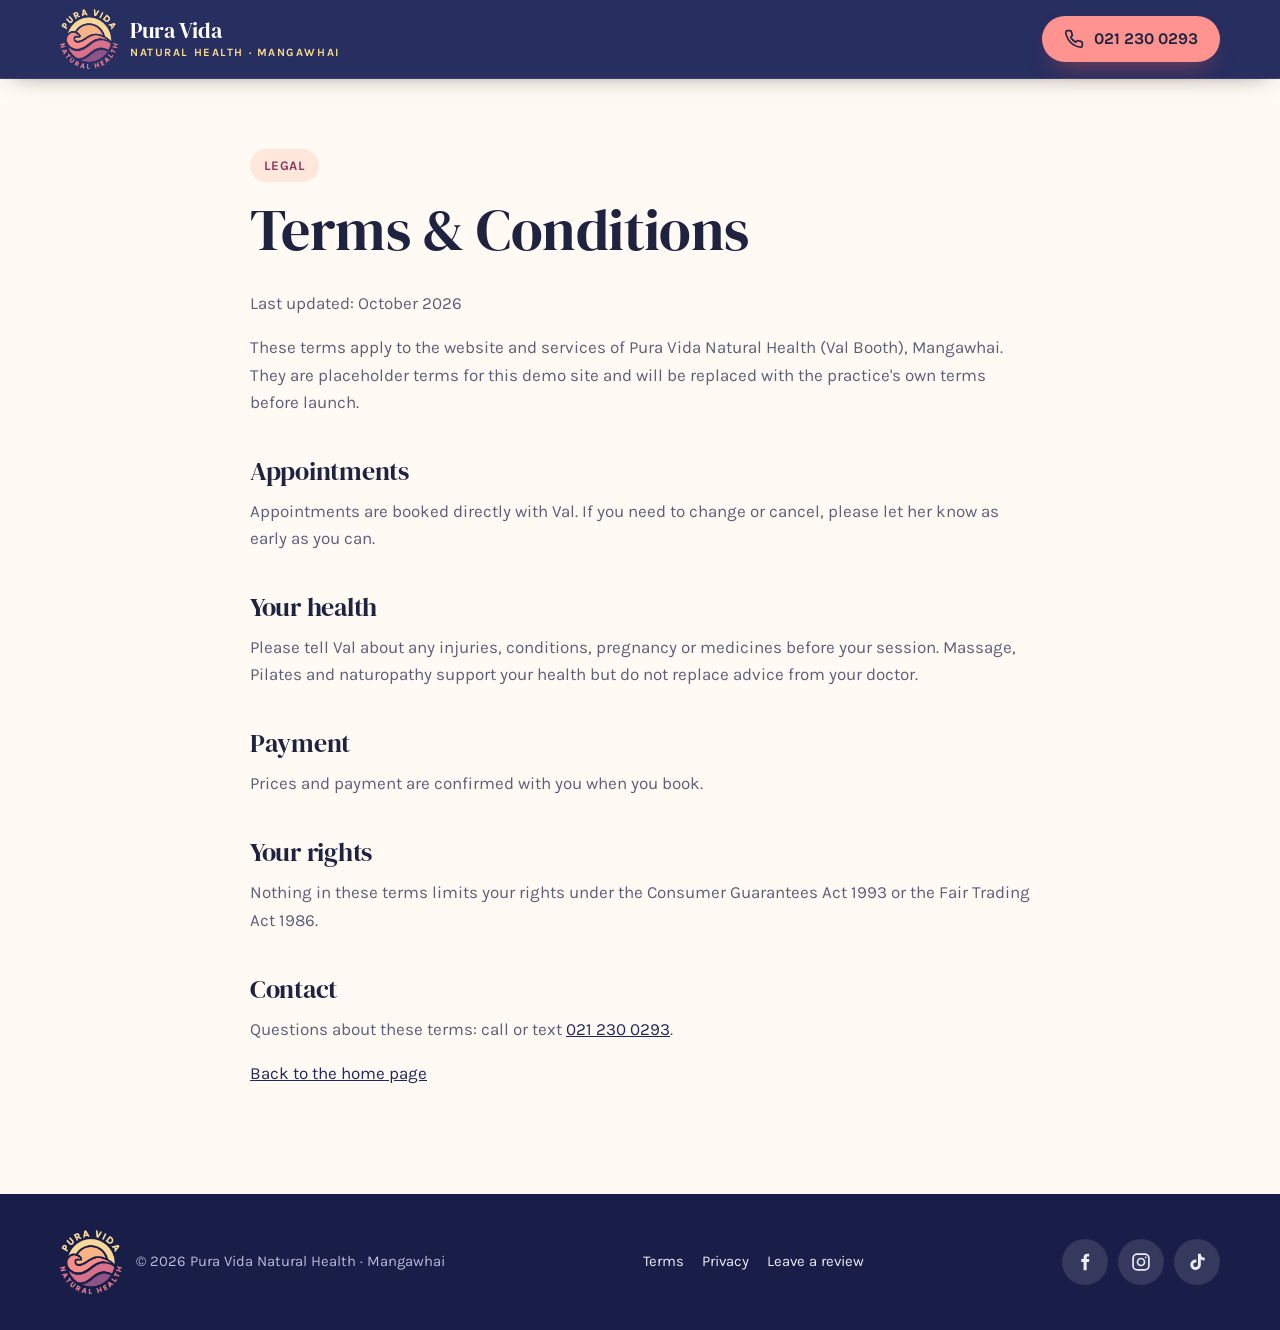
<file: terms.html>
<!DOCTYPE html>
<html lang="en-NZ">
<head>
<meta charset="utf-8">
<meta name="viewport" content="width=device-width, initial-scale=1">
<meta name="robots" content="noindex">
<title>Terms &amp; Conditions | Pura Vida Natural Health</title>
<meta name="description" content="Terms &amp; Conditions for Pura Vida Natural Health, Mangawhai.">
<link rel="icon" href="img/favicon.png" type="image/png">
<link rel="apple-touch-icon" href="img/apple-touch-icon.png">
<link rel="preconnect" href="https://fonts.googleapis.com">
<link rel="preconnect" href="https://fonts.gstatic.com" crossorigin>
<link href="https://fonts.googleapis.com/css2?family=DM+Serif+Display:ital@0;1&family=Karla:wght@400;500;600;700&display=swap" rel="stylesheet">
<link rel="stylesheet" href="style.css">
</head>
<body>
<svg width="0" height="0" style="position:absolute" aria-hidden="true">
  <symbol id="i-phone" viewBox="0 0 24 24" fill="none" stroke="currentColor" stroke-width="2" stroke-linecap="round" stroke-linejoin="round"><path d="M22 16.9v3a2 2 0 0 1-2.2 2 19.8 19.8 0 0 1-8.6-3.1 19.5 19.5 0 0 1-6-6A19.8 19.8 0 0 1 2.1 4.2 2 2 0 0 1 4.1 2h3a2 2 0 0 1 2 1.7c.1 1 .4 1.9.7 2.8a2 2 0 0 1-.5 2.1L8 9.9a16 16 0 0 0 6 6l1.3-1.3a2 2 0 0 1 2.1-.4c.9.3 1.8.6 2.8.7a2 2 0 0 1 1.7 2z"/></symbol>
  <symbol id="i-mail" viewBox="0 0 24 24" fill="none" stroke="currentColor" stroke-width="2" stroke-linecap="round" stroke-linejoin="round"><rect x="2" y="4" width="20" height="16" rx="2"/><path d="m22 7-10 6L2 7"/></symbol>
  <symbol id="i-pin" viewBox="0 0 24 24" fill="none" stroke="currentColor" stroke-width="2" stroke-linecap="round" stroke-linejoin="round"><path d="M20 10c0 6-8 12-8 12s-8-6-8-12a8 8 0 0 1 16 0z"/><circle cx="12" cy="10" r="3"/></symbol>
  <symbol id="i-clock" viewBox="0 0 24 24" fill="none" stroke="currentColor" stroke-width="2" stroke-linecap="round" stroke-linejoin="round"><circle cx="12" cy="12" r="10"/><path d="M12 6v6l4 2"/></symbol>
  <symbol id="i-check" viewBox="0 0 24 24" fill="none" stroke="currentColor" stroke-width="3" stroke-linecap="round" stroke-linejoin="round"><path d="M20 6 9 17l-5-5"/></symbol>
  <symbol id="i-leaf" viewBox="0 0 24 24" fill="none" stroke="currentColor" stroke-width="2" stroke-linecap="round" stroke-linejoin="round"><path d="M11 20A7 7 0 0 1 9.8 6.1C15.5 5 17 4.5 19 2c1 2 2 4.2 2 8 0 5.5-4.8 10-10 10Z"/><path d="M2 21c0-3 1.9-5.4 5.1-6.1C9.5 14.4 12 13 13 12"/></symbol>
  <symbol id="i-hands" viewBox="0 0 24 24" fill="none" stroke="currentColor" stroke-width="2" stroke-linecap="round" stroke-linejoin="round"><path d="M11 12h2a2 2 0 1 0 0-4h-3c-.6 0-1.1.2-1.4.6L3 14"/><path d="m7 18 1.6-1.4c.3-.4.8-.6 1.4-.6h4c1.1 0 2.1-.4 2.8-1.2l4.6-4.4a2 2 0 0 0-2.75-2.91l-4.2 3.9"/><path d="m2 13 6 6"/></symbol>
  <symbol id="i-chat" viewBox="0 0 24 24" fill="none" stroke="currentColor" stroke-width="2" stroke-linecap="round" stroke-linejoin="round"><path d="M21 15a2 2 0 0 1-2 2H7l-4 4V5a2 2 0 0 1 2-2h14a2 2 0 0 1 2 2z"/></symbol>
  <symbol id="i-quote" viewBox="0 0 24 24" fill="currentColor"><path d="M3 21c3 0 7-1 7-8V5H3v7h4c0 3-1.5 5-4 5v4zm11 0c3 0 7-1 7-8V5h-7v7h4c0 3-1.5 5-4 5v4z"/></symbol>
  <symbol id="i-play" viewBox="0 0 24 24" fill="currentColor"><path d="M8 5v14l11-7z"/></symbol>
  <symbol id="i-arrow" viewBox="0 0 24 24" fill="none" stroke="currentColor" stroke-width="2.5" stroke-linecap="round" stroke-linejoin="round"><path d="M5 12h14M13 5l7 7-7 7"/></symbol>
  <symbol id="i-google" viewBox="0 0 24 24" fill="currentColor"><path d="M21.6 12.2c0-.7-.1-1.4-.2-2H12v3.8h5.4a4.6 4.6 0 0 1-2 3v2.5h3.2c1.9-1.7 3-4.3 3-7.3z"/><path d="M12 22c2.7 0 5-.9 6.6-2.4l-3.2-2.5c-.9.6-2 1-3.4 1-2.6 0-4.8-1.8-5.6-4.1H3.1v2.6A10 10 0 0 0 12 22z" opacity=".8"/><path d="M6.4 14c-.2-.6-.3-1.3-.3-2s.1-1.4.3-2V7.4H3.1a10 10 0 0 0 0 9.2z" opacity=".6"/><path d="M12 6c1.5 0 2.8.5 3.8 1.5l2.9-2.9A10 10 0 0 0 3.1 7.4L6.4 10C7.2 7.7 9.4 6 12 6z" opacity=".9"/></symbol>
  <symbol id="i-fb" viewBox="0 0 24 24" fill="currentColor"><path d="M14 8.5V6.8c0-.8.2-1.3 1.4-1.3H17V2.2c-.3 0-1.3-.1-2.5-.1-2.5 0-4.2 1.5-4.2 4.3v2.1H7.5V12h2.8v10H14V12h2.8l.4-3.5z"/></symbol>
  <symbol id="i-ig" viewBox="0 0 24 24" fill="none" stroke="currentColor" stroke-width="2"><rect x="2.5" y="2.5" width="19" height="19" rx="5"/><circle cx="12" cy="12" r="4.2"/><circle cx="17.6" cy="6.4" r="1.1" fill="currentColor" stroke="none"/></symbol>
  <symbol id="i-tt" viewBox="0 0 24 24" fill="currentColor"><path d="M16.6 2h-3.4v13.4a2.9 2.9 0 1 1-2.9-2.9c.3 0 .6 0 .9.1V9.1a6.3 6.3 0 1 0 5.4 6.3V8.6a8 8 0 0 0 4.6 1.5V6.7a4.7 4.7 0 0 1-4.6-4.7z"/></symbol>
  <symbol id="i-in" viewBox="0 0 24 24" fill="currentColor"><path d="M4.98 3.5a2.5 2.5 0 1 1 0 5 2.5 2.5 0 0 1 0-5zM3 9h4v12H3zM9 9h3.8v1.7h.1c.5-1 1.8-2 3.7-2 4 0 4.7 2.6 4.7 6V21h-4v-5.4c0-1.3 0-3-1.8-3s-2.1 1.4-2.1 2.9V21H9z"/></symbol>
</svg>
<header class="nav scrolled" id="nav">
  <div class="wrap">
    <a href="index.html" class="logo" aria-label="Pura Vida Natural Health home">
      <img src="img/logo.png" alt="" width="846" height="868">
      <span>Pura Vida<small>Natural Health · Mangawhai</small></span>
    </a>
    <div class="nav-right">
      <a class="btn btn-primary nav-call" href="tel:+64212300293"><svg class="icon" aria-hidden="true"><use href="#i-phone"/></svg><span class="label">021 230 0293</span><span class="sr">Call 021 230 0293</span></a>
    </div>
  </div>
</header>
<main class="legal">
  <div class="wrap">
    <span class="eyebrow">Legal</span>
    <h1>Terms &amp; Conditions</h1>
    <p>Last updated: October 2026</p>
    <p>These terms apply to the website and services of Pura Vida Natural Health (Val Booth), Mangawhai. They are placeholder terms for this demo site and will be replaced with the practice's own terms before launch.</p>
    <h2>Appointments</h2>
    <p>Appointments are booked directly with Val. If you need to change or cancel, please let her know as early as you can.</p>
    <h2>Your health</h2>
    <p>Please tell Val about any injuries, conditions, pregnancy or medicines before your session. Massage, Pilates and naturopathy support your health but do not replace advice from your doctor.</p>
    <h2>Payment</h2>
    <p>Prices and payment are confirmed with you when you book.</p>
    <h2>Your rights</h2>
    <p>Nothing in these terms limits your rights under the Consumer Guarantees Act 1993 or the Fair Trading Act 1986.</p>
    <h2>Contact</h2>
    <p>Questions about these terms: call or text <a href="tel:+64212300293">021 230 0293</a>.</p>
    <p><a href="index.html">Back to the home page</a></p>
  </div>
</main>
<footer class="footer">
  <div class="wrap">
    <div class="foot-brand"><img src="img/logo.png" alt="Pura Vida Natural Health logo" width="846" height="868" loading="lazy"><span>© <span id="year">2026</span> Pura Vida Natural Health · Mangawhai</span></div>
    <div class="footer-links">
      <a href="terms.html">Terms</a>
      <a href="privacy.html">Privacy</a>
      <a href="https://search.google.com/local/writereview?placeid=ChIJvyHT5iSVDG0RTuF9qUzXfSA" target="_blank" rel="noopener">Leave a review</a>
    </div>
    <div class="socials">
      <a href="https://www.facebook.com/OneHealthStop/" target="_blank" rel="noopener" aria-label="Pura Vida on Facebook"><svg aria-hidden="true"><use href="#i-fb"/></svg></a>
      <a href="https://www.instagram.com/explore/search/keyword/?q=Pura%20Vida%20Natural%20Health%20Mangawhai" target="_blank" rel="noopener" aria-label="Search Instagram for Pura Vida Natural Health"><svg aria-hidden="true"><use href="#i-ig"/></svg></a>
      <a href="https://www.tiktok.com/search?q=Pura%20Vida%20Natural%20Health%20Mangawhai" target="_blank" rel="noopener" aria-label="Search TikTok for Pura Vida Natural Health"><svg aria-hidden="true"><use href="#i-tt"/></svg></a>
    </div>
  </div>
</footer>
<script>document.getElementById('year').textContent=new Date().getFullYear();</script>
</body>
</html>
</file>
<file: style.css>
/* Pura Vida Natural Health: balanced, sunset palette from the logo (navy, coral, peach, sunshine, plum), DM Serif Display + Karla */
:root{
  --accent:#ff9390;        /* coral from the logo, the one accent */
  --accent-ink:#8b395b;    /* plum for small text on light */
  --green:#20285b;         /* logo navy, dark anchor (kept var name for reuse) */
  --green-2:#181e47;
  --sun:#fbdc8d;
  --tint:#ffe7dc;
  --tint-2:#fff4ec;
  --bg:#fffaf4;
  --ink:#1f2340;
  --muted:#5c5f78;
  --line:#f1dfd3;
  --r-lg:30px;
  --r:18px;
  --display:'DM Serif Display', Georgia, serif;
  --body:'Karla', Arial, sans-serif;
}
*,*::before,*::after{box-sizing:border-box}
html{scroll-behavior:smooth;scroll-padding-top:78px}
body{margin:0;font-family:var(--body);font-size:17px;line-height:1.6;color:var(--ink);background:var(--bg);overflow-x:hidden}
img{max-width:100%;height:auto;display:block;image-orientation:from-image}
a{color:var(--green)}
h1,h2,h3{font-family:var(--display);line-height:1.1;margin:0 0 .5em;font-weight:400;letter-spacing:-.01em}
h2{font-size:clamp(2rem,4.4vw,3.1rem)}
h3{font-size:1.35rem}
p{margin:0 0 1em}
.sr{position:absolute;width:1px;height:1px;overflow:hidden;clip:rect(0 0 0 0);white-space:nowrap}
.skip{position:absolute;left:12px;top:-60px;z-index:100;background:var(--accent);color:var(--ink);padding:10px 16px;font-weight:700;border-radius:99px;text-decoration:none}
.skip:focus{top:12px}
.wrap{max-width:1200px;margin:0 auto;padding:0 20px}
section{padding:88px 0;position:relative}
.muted{color:var(--muted)}
.eyebrow{display:inline-flex;align-items:center;gap:8px;font-size:.82rem;font-weight:700;letter-spacing:.06em;text-transform:uppercase;color:var(--accent-ink);background:var(--tint);padding:6px 14px;border-radius:99px;margin-bottom:16px}
.section-head{max-width:640px;margin-bottom:48px}
.section-head.center{margin-left:auto;margin-right:auto;text-align:center}
.section-head p{color:var(--muted);font-size:1.08rem}
.btn{display:inline-flex;align-items:center;justify-content:center;gap:10px;min-height:52px;padding:12px 28px;border-radius:99px;font-weight:700;font-size:1.02rem;text-decoration:none;border:2px solid transparent;cursor:pointer;transition:transform .25s cubic-bezier(.34,1.56,.64,1),background .2s,color .2s,box-shadow .25s}
.btn:hover{transform:translateY(-3px)}
.btn-primary{background:var(--accent);color:var(--ink);box-shadow:0 12px 24px -12px rgba(200,80,80,.7)}
.btn-primary:hover{background:#ffb0ad}
.btn-soft{background:#fff;color:var(--ink);border-color:var(--line)}
.btn-soft:hover{border-color:var(--green)}
.btn-dark{background:var(--green);color:#fff}
.btn-dark:hover{background:var(--green-2)}
.btn-outline-light{border-color:rgba(255,255,255,.7);color:#fff}
.btn-outline-light:hover{background:#fff;color:var(--ink)}
.btn svg{width:20px;height:20px;flex:none}
.icon{width:24px;height:24px;flex:none}
:focus-visible{outline:3px solid var(--accent);outline-offset:3px;border-radius:6px}

/* ---------- NAV ---------- */
.nav{position:sticky;top:0;z-index:60;background:rgba(32,40,91,.97);backdrop-filter:blur(12px);-webkit-backdrop-filter:blur(12px);border-bottom:1px solid transparent;transition:border-color .3s,box-shadow .3s}
.nav.scrolled{border-color:rgba(255,255,255,.08);box-shadow:0 8px 24px -14px rgba(0,0,0,.5)}
.nav .wrap{display:flex;align-items:center;justify-content:space-between;gap:16px;min-height:78px}
.logo{display:flex;align-items:center;gap:12px;color:#fff;text-decoration:none;font-family:var(--display);font-size:1.4rem;line-height:1;white-space:nowrap}
.logo img{width:58px;height:auto}
.logo small{display:block;font-family:var(--body);font-weight:700;font-size:.7rem;letter-spacing:.14em;text-transform:uppercase;color:var(--sun);margin-top:5px}
.nav-links{display:flex;gap:6px;list-style:none;margin:0;padding:0}
.nav-links a{display:block;color:#fff;text-decoration:none;font-weight:600;padding:10px 14px;border-radius:99px;transition:background .2s}
.nav-links a:hover{background:rgba(255,255,255,.12)}
.nav-right{display:flex;align-items:center;gap:10px}
.nav-call{min-height:46px;padding:8px 20px}
.burger{display:none;background:rgba(255,255,255,.12);border:0;color:#fff;width:46px;height:46px;border-radius:50%;padding:12px;cursor:pointer}
@media (max-width:960px){
  .burger{display:block}
  .nav-links{display:none;position:absolute;top:78px;left:12px;right:12px;flex-direction:column;background:var(--green-2);padding:12px;border-radius:var(--r);box-shadow:0 20px 40px -16px rgba(0,0,0,.5)}
  .nav-links.open{display:flex}
  .nav-links a{padding:14px 16px}
  .nav-call .label{display:none}
  .nav-call{width:46px;padding:0}
}
@media (max-width:420px){.logo{font-size:1.15rem}.logo img{width:46px}.logo small{font-size:.58rem;letter-spacing:.1em}}

/* ---------- HERO (full-bleed rotating photos) ---------- */
.hero{min-height:calc(100vh - 78px);min-height:calc(100svh - 78px);display:flex;align-items:flex-end;color:#fff;background:var(--green-2);overflow:hidden;padding:110px 0 44px;border-radius:0 0 var(--r-lg) var(--r-lg)}
.hero-slides{position:absolute;inset:0}
.hero-slides img{position:absolute;inset:0;width:100%;height:100%;object-fit:cover;object-position:50% 32%;filter:grayscale(1) contrast(1.05)}
.hero::after{content:"";position:absolute;inset:0;background:linear-gradient(90deg,rgba(32,40,91,.92) 0%,rgba(32,40,91,.62) 42%,rgba(32,40,91,.08) 75%),linear-gradient(0deg,rgba(32,40,91,.7),transparent 45%)}
.hero .wrap{position:relative;z-index:2;width:100%}
.hero .eyebrow{background:rgba(255,255,255,.14);color:#fff;backdrop-filter:blur(6px)}
.hero h1{font-size:clamp(2.4rem,6vw,4.6rem);max-width:15ch;margin-bottom:20px}
.hero h1 em{font-style:italic;color:var(--sun)}
.hero .lead{font-size:clamp(1.05rem,1.8vw,1.22rem);color:#eef3ee;max-width:560px}
.hero-ctas{display:flex;flex-wrap:wrap;gap:12px;margin:28px 0 30px}
@media (max-width:760px){.hero{min-height:0;padding-top:0;flex-direction:column;align-items:stretch}.hero-slides{position:relative;aspect-ratio:3840/2009}.hero-slides img{object-position:50% 30%}.hero::after{display:none}.hero .wrap{background:var(--green);padding-top:30px;padding-bottom:10px}.hero{padding-bottom:30px;background:var(--green)}}
.hero-foot{display:flex;flex-wrap:wrap;align-items:center;justify-content:space-between;gap:18px}
.rating{max-width:100%;display:inline-flex;align-items:center;gap:12px;padding:12px 18px;border-radius:var(--r);background:rgba(255,255,255,.14);border:1px solid rgba(255,255,255,.3);backdrop-filter:blur(14px);-webkit-backdrop-filter:blur(14px);color:#fff;text-decoration:none}
.rating:hover{background:rgba(255,255,255,.22)}
.rating b{font-family:var(--display);font-size:2.1rem;font-weight:400;line-height:1}
.rating small{display:block;font-size:.88rem;color:#e7eee8}
.stars{color:var(--sun);letter-spacing:2px}
.hero-controls{display:flex;align-items:center;gap:14px}
.slide-dots{display:flex;gap:8px}
.slide-dots span{width:30px;height:6px;border-radius:99px;background:rgba(255,255,255,.35);transition:width .3s,background .3s}
.slide-dots span.on{width:46px;background:var(--accent)}
.slide-toggle{width:44px;height:44px;border-radius:50%;display:grid;place-items:center;background:rgba(255,255,255,.14);border:1px solid rgba(255,255,255,.4);color:#fff;cursor:pointer;padding:0}
.slide-toggle:hover{background:rgba(255,255,255,.26)}
.slide-toggle svg{width:18px;height:18px}
.slide-toggle .i-play{display:none}
.slide-toggle[aria-pressed="true"] .i-play{display:block}
.slide-toggle[aria-pressed="true"] .i-pause{display:none}

/* ---------- TRUST ---------- */
.trust{padding:40px 0 0}
.trust-grid{display:grid;grid-template-columns:repeat(3,1fr);gap:18px}
.trust-item{display:flex;gap:14px;align-items:center;background:#fff;border:1px solid var(--line);border-radius:var(--r-lg);padding:20px 22px}
.trust-item .ti{width:52px;height:52px;border-radius:50%;background:var(--tint);color:var(--green);display:grid;place-items:center;flex:none}
.trust-item strong{display:block;font-family:var(--display);font-weight:400;font-size:1.2rem;line-height:1.2}
.trust-item span{color:var(--muted);font-size:.95rem}
@media (max-width:860px){.trust-grid{grid-template-columns:1fr}}

/* ---------- SHOP (BENTO) ---------- */
.bento{display:grid;grid-template-columns:repeat(4,1fr);grid-auto-rows:minmax(250px,auto);gap:20px}
.svc{position:relative;border-radius:var(--r-lg);overflow:hidden;background:#fff;border:1px solid var(--line);display:flex;flex-direction:column;transition:transform .35s cubic-bezier(.34,1.56,.64,1),box-shadow .35s}
.svc:hover{transform:translateY(-5px);box-shadow:0 26px 50px -26px rgba(27,42,34,.45)}
.svc .img{overflow:hidden;aspect-ratio:16/10}
.svc .img img{width:100%;height:100%;object-fit:cover;transition:transform .7s ease}
.svc:hover .img img{transform:scale(1.06)}
.svc .body{padding:20px 22px 24px}
.svc .body p{color:var(--muted);margin:0;font-size:.97rem}
.svc .tag{display:inline-block;font-size:.75rem;font-weight:700;color:var(--green);background:var(--tint);padding:3px 10px;border-radius:99px;margin-bottom:10px}
.svc.big{grid-column:span 2;grid-row:span 2;color:#fff;border:0;min-height:540px}
.svc.big .img{position:absolute;inset:0;aspect-ratio:auto}
.svc.big::after{content:"";position:absolute;inset:0;background:linear-gradient(180deg,rgba(32,40,91,0) 35%,rgba(32,40,91,.9))}
.svc.big .body{position:relative;z-index:2;margin-top:auto;padding:32px}
.svc.big h3{font-size:2.1rem}
.svc.big .body p{color:#eceefa;font-size:1.05rem;max-width:420px}
.svc.big .tag{background:var(--accent);color:var(--ink)}
.svc.accent{grid-column:span 2;background:var(--green);color:#fff;border:0;justify-content:center}
.svc.accent .body{padding:30px}
.svc.accent .body p{color:#d9dbef}
.svc.accent .btn{margin-top:18px;background:var(--accent);color:var(--ink)}
.svc.accent:hover{transform:none}
.svc.wide{grid-column:span 2;flex-direction:row}
.svc.wide .img{aspect-ratio:auto;flex:1 1 42%}
.svc.wide .body{flex:1 1 58%;align-self:center}
@media (max-width:1000px){.bento{grid-template-columns:repeat(2,1fr)}.svc.big{min-height:460px}}
@media (max-width:640px){
  .bento{grid-template-columns:1fr;grid-auto-rows:auto}
  .svc.big,.svc.wide,.svc.accent{grid-column:auto;grid-row:auto}
  .svc.big{min-height:420px}
  .svc.wide{flex-direction:column}
  .svc.wide .img{aspect-ratio:16/10;flex:none}
}

/* ---------- STATS ---------- */
.stats{padding:0 0 88px}
.unused-stats{display:grid;grid-template-columns:repeat(4,1fr);gap:18px;background:var(--green);color:#fff;border-radius:var(--r-lg);padding:40px 32px;position:relative;overflow:hidden}
.unused-stats::before{content:"";position:absolute;width:260px;height:260px;border-radius:50%;background:var(--accent);opacity:.22;right:-80px;top:-120px}
.stat{position:relative;text-align:center}
.stat b{display:block;font-family:var(--display);font-weight:400;font-size:clamp(2.4rem,5vw,3.4rem);line-height:1;color:var(--accent)}
.stat span{color:#d8e5dc;font-weight:600;font-size:.95rem}
@media (max-width:760px){.unused-stats{grid-template-columns:repeat(2,1fr);row-gap:32px;padding:40px 20px}}

/* ---------- ABOUT ---------- */
.about{background:var(--tint-2)}
.split{display:grid;grid-template-columns:1fr 1fr;gap:64px;align-items:center}
.collage{position:relative;height:540px}
.collage img{position:absolute;border-radius:var(--r-lg);object-fit:cover;box-shadow:0 24px 48px -24px rgba(27,42,34,.5);border:6px solid #fff}
.collage .c1{width:60%;height:78%;left:0;top:0}
.collage .c2{width:50%;height:56%;right:0;bottom:6%}
.corner-tag{position:absolute;right:4%;top:5%;background:var(--accent);color:var(--ink);font-weight:700;padding:12px 18px;border-radius:99px;box-shadow:0 12px 24px -10px rgba(200,80,80,.6);transform:rotate(4deg);font-size:.95rem}
.checklist{list-style:none;padding:0;margin:26px 0 0;display:grid;gap:12px}
.checklist li{display:flex;gap:14px;align-items:center;background:#fff;border:1px solid var(--line);padding:14px 18px;border-radius:99px;font-weight:600}
.checklist .ck{width:30px;height:30px;border-radius:50%;background:var(--accent-ink);color:#fff;display:grid;place-items:center;flex:none}
.checklist .ck svg{width:16px;height:16px}
@media (max-width:900px){.split{grid-template-columns:1fr;gap:48px}.collage{height:440px}}
@media (max-width:480px){.collage{height:340px}}

/* ---------- PHOTO STRIP ---------- */
.strip{padding:0 0 88px;background:var(--tint-2);overflow:hidden}
.strip-track{display:flex;gap:18px;width:max-content;animation:marquee 50s linear infinite;padding-bottom:18px}
.strip-track img{width:280px;height:210px;object-fit:cover;border-radius:var(--r);flex:none}
.strip-track img:nth-child(odd){transform:translateY(18px)}
.strip:hover .strip-track,.strip:focus-within .strip-track{animation-play-state:paused}
@keyframes marquee{from{transform:translateX(0)}to{transform:translateX(-50%)}}
@media (max-width:600px){.strip-track img{width:200px;height:150px}}

/* ---------- MEET VAL ---------- */
.meet{display:grid;grid-template-columns:320px 1fr;gap:48px;align-items:center;max-width:960px;margin:0 auto;background:#fff;border:1px solid var(--line);border-radius:var(--r-lg);padding:28px}
.meet img{width:100%;aspect-ratio:4/5;object-fit:cover;border-radius:calc(var(--r-lg) - 8px)}
.meet h2{margin-bottom:4px}
.meet .role{color:var(--accent-ink);font-weight:700;text-transform:uppercase;letter-spacing:.08em;font-size:.85rem;margin-bottom:14px}
.socials.light a{background:var(--tint);color:var(--accent-ink)}
@media (max-width:760px){.meet{grid-template-columns:1fr;gap:24px;padding:20px}.meet img{max-width:340px;margin:0 auto}}

/* ---------- VIDEOS ---------- */
.videos{background:var(--bg)}
.video-row{display:flex;flex-wrap:wrap;justify-content:center;align-items:flex-start;gap:28px}
.video{margin:0}
.video.tall{width:320px;max-width:100%}
.video.wide4{width:560px;max-width:100%}
.video-cover,.video iframe{display:block;width:100%;border:0;padding:0;border-radius:var(--r-lg);overflow:hidden;background:var(--tint)}
.video.tall .video-cover,.video.tall iframe{aspect-ratio:9/16}
.video.wide4 .video-cover,.video.wide4 iframe{aspect-ratio:4/3}
.video-cover{position:relative;cursor:pointer}
.video-cover img{width:100%;height:100%;object-fit:cover;filter:brightness(.82);transition:transform .6s ease}
.video-cover:hover img{transform:scale(1.04)}
.video-cover .play{position:absolute;left:50%;top:50%;width:78px;height:78px;margin:-39px 0 0 -39px;border-radius:50%;display:grid;place-items:center;background:var(--accent);color:var(--ink);box-shadow:0 12px 30px -8px rgba(0,0,0,.45);transition:transform .25s cubic-bezier(.34,1.56,.64,1)}
.video-cover:hover .play{transform:scale(1.08)}
.video-cover .play svg{width:32px;height:32px;margin-left:4px}
.video figcaption{font-weight:700;margin-top:12px;text-align:center}
.text-link{display:inline-flex;align-items:center;gap:8px;font-weight:700;color:var(--accent-ink);text-decoration:none;min-height:44px}
.text-link .icon{width:20px;height:20px}

/* ---------- REVIEWS ---------- */
.reviews{background:var(--tint-2)}
.reviews-grid{display:grid;grid-template-columns:repeat(3,1fr);gap:22px}
.review{background:#fff;border-radius:var(--r-lg);padding:30px;display:flex;flex-direction:column;gap:14px;border:1px solid var(--line);position:relative}
.review .quote{position:absolute;right:24px;top:18px;width:44px;height:44px;color:var(--tint)}
.review .stars{color:#e0a521}
.review.solo{max-width:640px;margin:0 auto;text-align:center;align-items:center}
.review.solo p{font-family:var(--display);font-size:1.7rem;line-height:1.3}
.review p{margin:0;flex:1;font-size:1.02rem}
.review footer{display:flex;align-items:center;gap:12px;font-size:.92rem;color:var(--muted)}
.review footer strong{color:var(--ink);display:block}
.reviews-grid.pair{grid-template-columns:1fr 1fr;max-width:1000px;margin:0 auto}
.review.pair-card{padding:34px 30px 30px}
.review.pair-card p{font-family:var(--display);font-size:1.7rem;line-height:1.3;display:flex;align-items:center;padding-right:40px}
.review.pair-card.long p{font-size:1.18rem;line-height:1.5;padding-right:0;padding-top:30px}
.review.photo-card{grid-column:1/-1;display:grid;grid-template-columns:minmax(0,1fr) minmax(0,1.1fr);gap:40px;align-items:center;padding:24px 34px 24px 24px}
.review.photo-card img{display:block;width:100%;height:auto;border-radius:calc(var(--r-lg) - 8px)}
.photo-card-body{position:relative;display:flex;flex-direction:column;gap:14px}
.review.photo-card .quote{right:0;top:0}
.review.photo-card p{font-family:var(--display);font-size:1.18rem;line-height:1.5;padding-top:44px}
.center-cta{text-align:center;margin-top:40px}
@media (max-width:1000px){.reviews-grid{grid-template-columns:1fr 1fr}}
@media (max-width:680px){.reviews-grid{grid-template-columns:1fr}}
@media (max-width:760px){.reviews-grid.pair{grid-template-columns:1fr}.review.pair-card p{font-size:1.45rem}.review.pair-card.long p{font-size:1.1rem}.review.photo-card{grid-template-columns:1fr;gap:22px;padding:20px 20px 30px}.photo-card-body{padding:0 10px}.review.photo-card p{font-size:1.1rem;padding-top:36px}.review.photo-card .quote{right:10px}}

/* ---------- LEAVE A REVIEW ---------- */
.leave{padding:0 0 88px;background:var(--tint-2)}
.leave-box{background:linear-gradient(120deg,var(--sun),#ffb789 45%,var(--accent));color:var(--ink);border-radius:var(--r-lg);padding:44px 40px;display:flex;align-items:center;justify-content:space-between;gap:24px;flex-wrap:wrap;position:relative;overflow:hidden}
.leave-box::before{content:"";position:absolute;border-radius:50%;background:rgba(255,255,255,.22);width:180px;height:180px;left:-60px;bottom:-90px}
.leave-box>*{position:relative}
.leave-box h2{margin:0;font-size:clamp(1.6rem,3.2vw,2.2rem)}
.leave-box p{margin:6px 0 0;font-weight:500}

/* ---------- FAQ ---------- */
.faq-wrap{display:grid;grid-template-columns:.8fr 1.2fr;gap:56px;align-items:start}
.faq-list details{background:#fff;border:1px solid var(--line);border-radius:var(--r);margin-bottom:12px;transition:border-color .2s,box-shadow .2s}
.faq-list details[open]{border-color:var(--accent-ink);box-shadow:0 14px 30px -22px rgba(139,57,91,.6)}
.faq-list summary{list-style:none;cursor:pointer;padding:20px 64px 20px 24px;font-weight:700;font-size:1.05rem;position:relative;min-height:48px}
.faq-list summary::-webkit-details-marker{display:none}
.faq-list summary::after{content:"";position:absolute;right:20px;top:50%;width:30px;height:30px;margin-top:-15px;border-radius:50%;background:var(--tint) url("data:image/svg+xml,%3Csvg xmlns='http://www.w3.org/2000/svg' viewBox='0 0 24 24' fill='none' stroke='%238b395b' stroke-width='2.5' stroke-linecap='round'%3E%3Cpath d='M12 6v12M6 12h12'/%3E%3C/svg%3E") center/16px no-repeat;transition:transform .3s cubic-bezier(.34,1.56,.64,1)}
.faq-list details[open] summary::after{transform:rotate(45deg)}
.faq-list details p{padding:0 24px 22px;margin:0;color:var(--muted)}
@media (max-width:900px){.faq-wrap{grid-template-columns:1fr;gap:20px}}

/* ---------- CONTACT ---------- */
.contact{background:var(--green);color:#fff;border-radius:var(--r-lg) var(--r-lg) 0 0}
.contact .eyebrow{background:rgba(255,255,255,.12);color:var(--sun)}
.contact .muted{color:#d6d8ee}
.contact .split{align-items:start}
.contact-rows{list-style:none;padding:0;margin:26px 0}
.contact-rows li{display:flex;gap:14px;align-items:center;padding:12px 0;border-bottom:1px solid rgba(255,255,255,.12)}
.contact-rows .ic{width:40px;height:40px;border-radius:50%;background:rgba(255,147,144,.16);color:var(--accent);display:grid;place-items:center;flex:none}
.contact-rows .ic svg{width:20px;height:20px}
.contact-rows a{color:#fff;text-decoration:none}
.contact-card{background:rgba(255,255,255,.07);border:1px solid rgba(255,255,255,.14);border-radius:var(--r-lg);padding:34px;display:flex;flex-direction:column;gap:14px}
.contact-card h3{margin:0 0 4px}
.contact-card p{color:#d6d8ee;margin:0 0 8px}
.contact-card .btn{min-height:64px;font-size:1.1rem}
.socials{display:flex;gap:10px}
.socials a{width:46px;height:46px;border-radius:50%;display:grid;place-items:center;background:rgba(255,255,255,.12);color:#fff;transition:background .2s,transform .3s cubic-bezier(.34,1.56,.64,1)}
.socials a:hover{background:var(--accent);color:var(--ink);transform:translateY(-3px) rotate(-6deg)}
.socials svg{width:20px;height:20px}

/* ---------- MAP ---------- */
.map{padding:0 0 88px;background:var(--green)}
.map iframe{width:100%;height:400px;border:0;border-radius:var(--r-lg);display:block}

/* ---------- FOOTER ---------- */
.footer{background:var(--green-2);color:#b9bcd8;padding:36px 0;font-size:.93rem}
.footer .wrap{display:flex;flex-wrap:wrap;gap:20px;align-items:center;justify-content:space-between}
.foot-brand{display:flex;align-items:center;gap:14px}
.foot-brand img{width:62px;height:auto}
.footer a{color:#eceefa;text-decoration:none}
.footer a:hover{color:var(--accent)}
.footer-links{display:flex;flex-wrap:wrap;gap:18px}
.footer-links a{min-height:44px;display:inline-flex;align-items:center}

@media (max-width:600px){section{padding:64px 0}.stats,.leave,.map,.strip{padding-bottom:64px}.map iframe{height:300px}.leave-box{padding:34px 24px}.contact-card{padding:26px}}

/* ---------- REVEAL ---------- */
.js .pop{opacity:0;transform:translateY(28px) scale(.96);transition:opacity .6s ease,transform .8s cubic-bezier(.34,1.56,.64,1)}
.js .pop.in{opacity:1;transform:none}
.js .svc.pop.in{transition:opacity .6s ease,transform .35s cubic-bezier(.34,1.56,.64,1),box-shadow .35s}
@media (prefers-reduced-motion:reduce){
  *,*::before,*::after{animation:none!important;transition:none!important}
  html{scroll-behavior:auto}
  .js .pop{opacity:1;transform:none}
  .hero-slides img.active{transform:none}
}

/* ---------- LEGAL ---------- */
.legal{padding:70px 0 90px}
.legal .wrap{max-width:820px}
.legal h1{font-size:clamp(2.4rem,6vw,3.6rem)}
.legal h2{font-size:1.6rem;margin-top:1.6em}
.legal p{color:var(--muted)}

.prices{padding:90px 0;background:var(--tint-2)}
.price-grid{display:grid;grid-template-columns:repeat(auto-fit,minmax(280px,1fr));gap:24px;align-items:start}
.price-card{background:#fff;border:1px solid var(--line);border-radius:var(--r-lg);padding:28px 26px}
.price-card h3{font-family:var(--display);font-size:1.5rem;color:var(--green);margin:0 0 6px}
.price-card .pc-sub{font-weight:700;color:var(--accent-ink);margin:18px 0 6px;font-size:.9rem;letter-spacing:.04em;text-transform:uppercase}
.price-card ul{list-style:none;margin:0;padding:0}
.price-card li{display:flex;justify-content:space-between;gap:16px;padding:10px 0;border-bottom:1px solid var(--line)}
.price-card li:last-child{border-bottom:0}
.price-card li b{white-space:nowrap;color:var(--green)}
.price-card .pc-note{color:var(--muted);font-size:.95rem;margin:14px 0 0}
@media (max-width:760px){.prices{padding:64px 0}}

.product{padding:90px 0;background:#fff}
.product-grid{display:grid;grid-template-columns:minmax(0,420px) 1fr;gap:56px;align-items:center}
.product-grid img{width:100%;height:auto;border-radius:var(--r-lg);display:block}
.product h2{font-family:var(--display);color:var(--green);margin:0 0 16px}
.product ul{margin:0 0 18px;padding-left:20px}
.product li{margin:6px 0}
.product .product-tag{color:var(--accent-ink)}
@media (max-width:760px){.product{padding:64px 0}.product-grid{grid-template-columns:1fr;gap:28px}}
</file>
